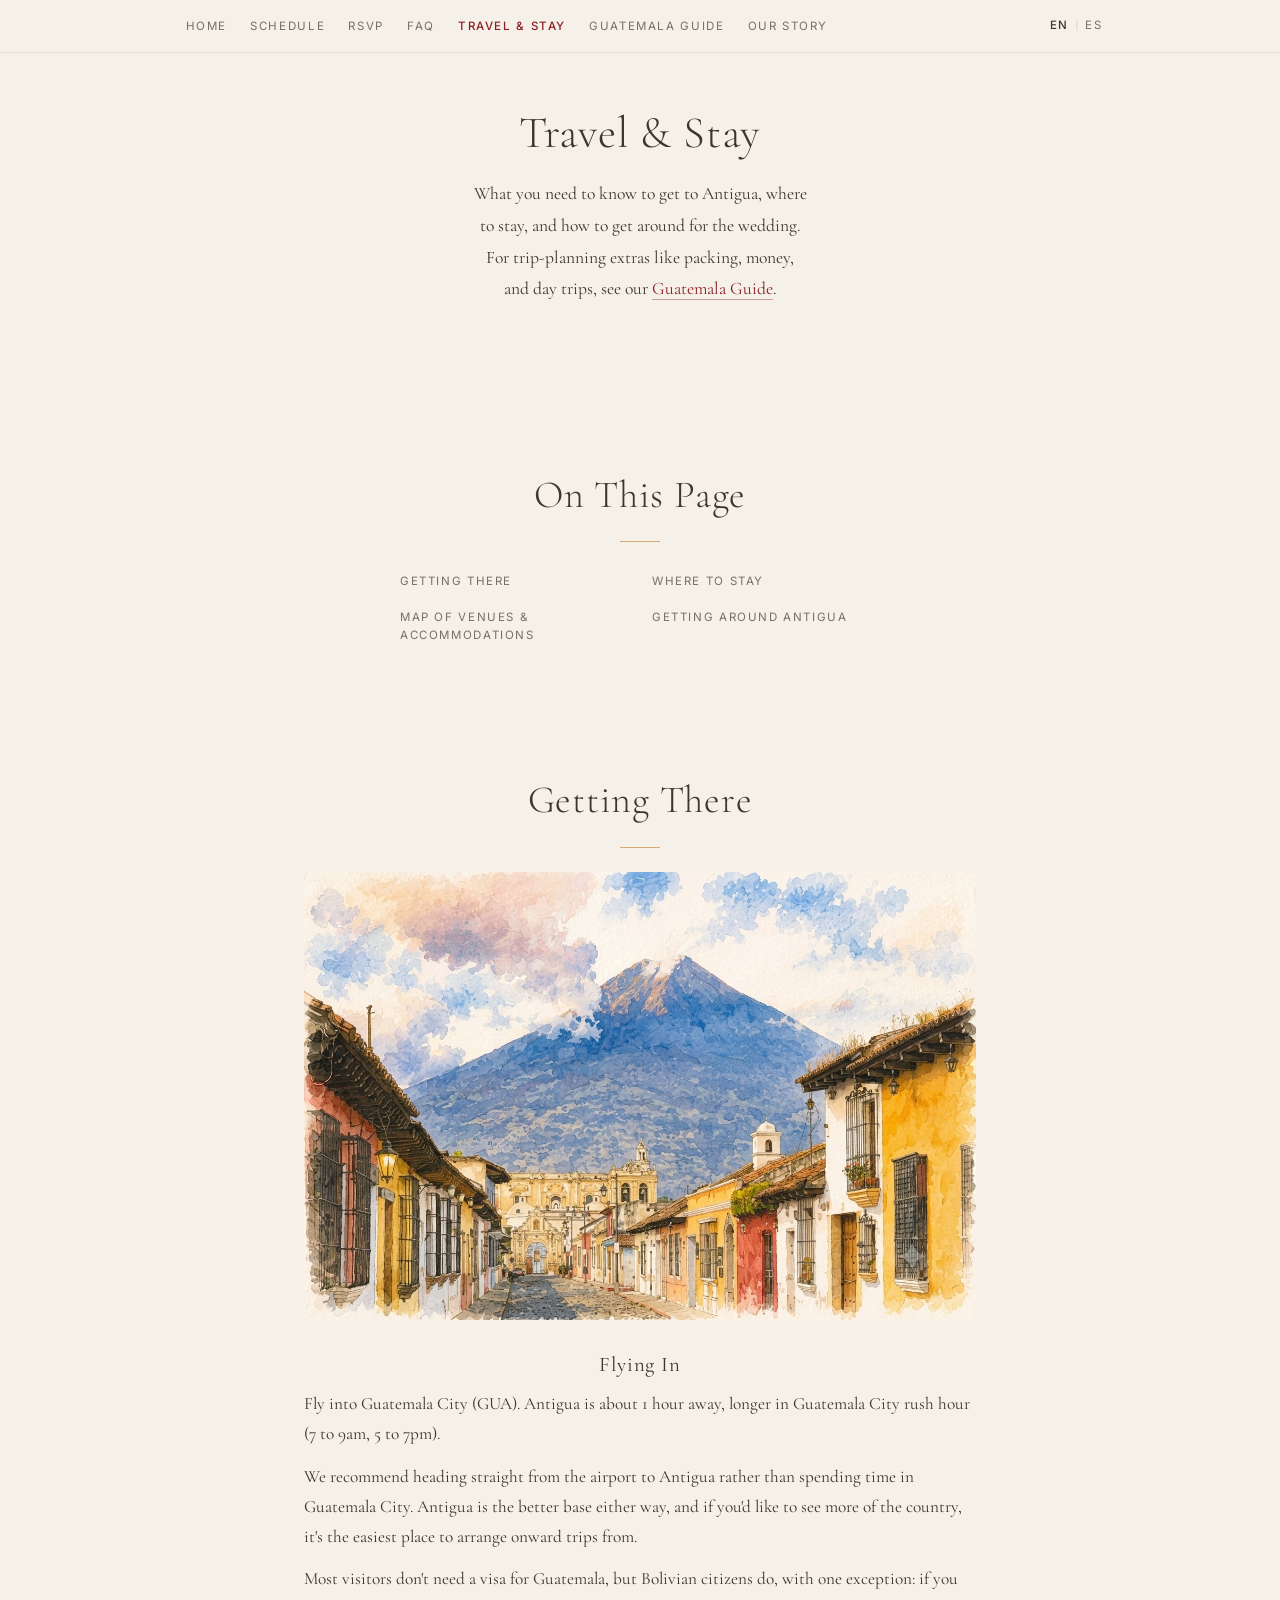
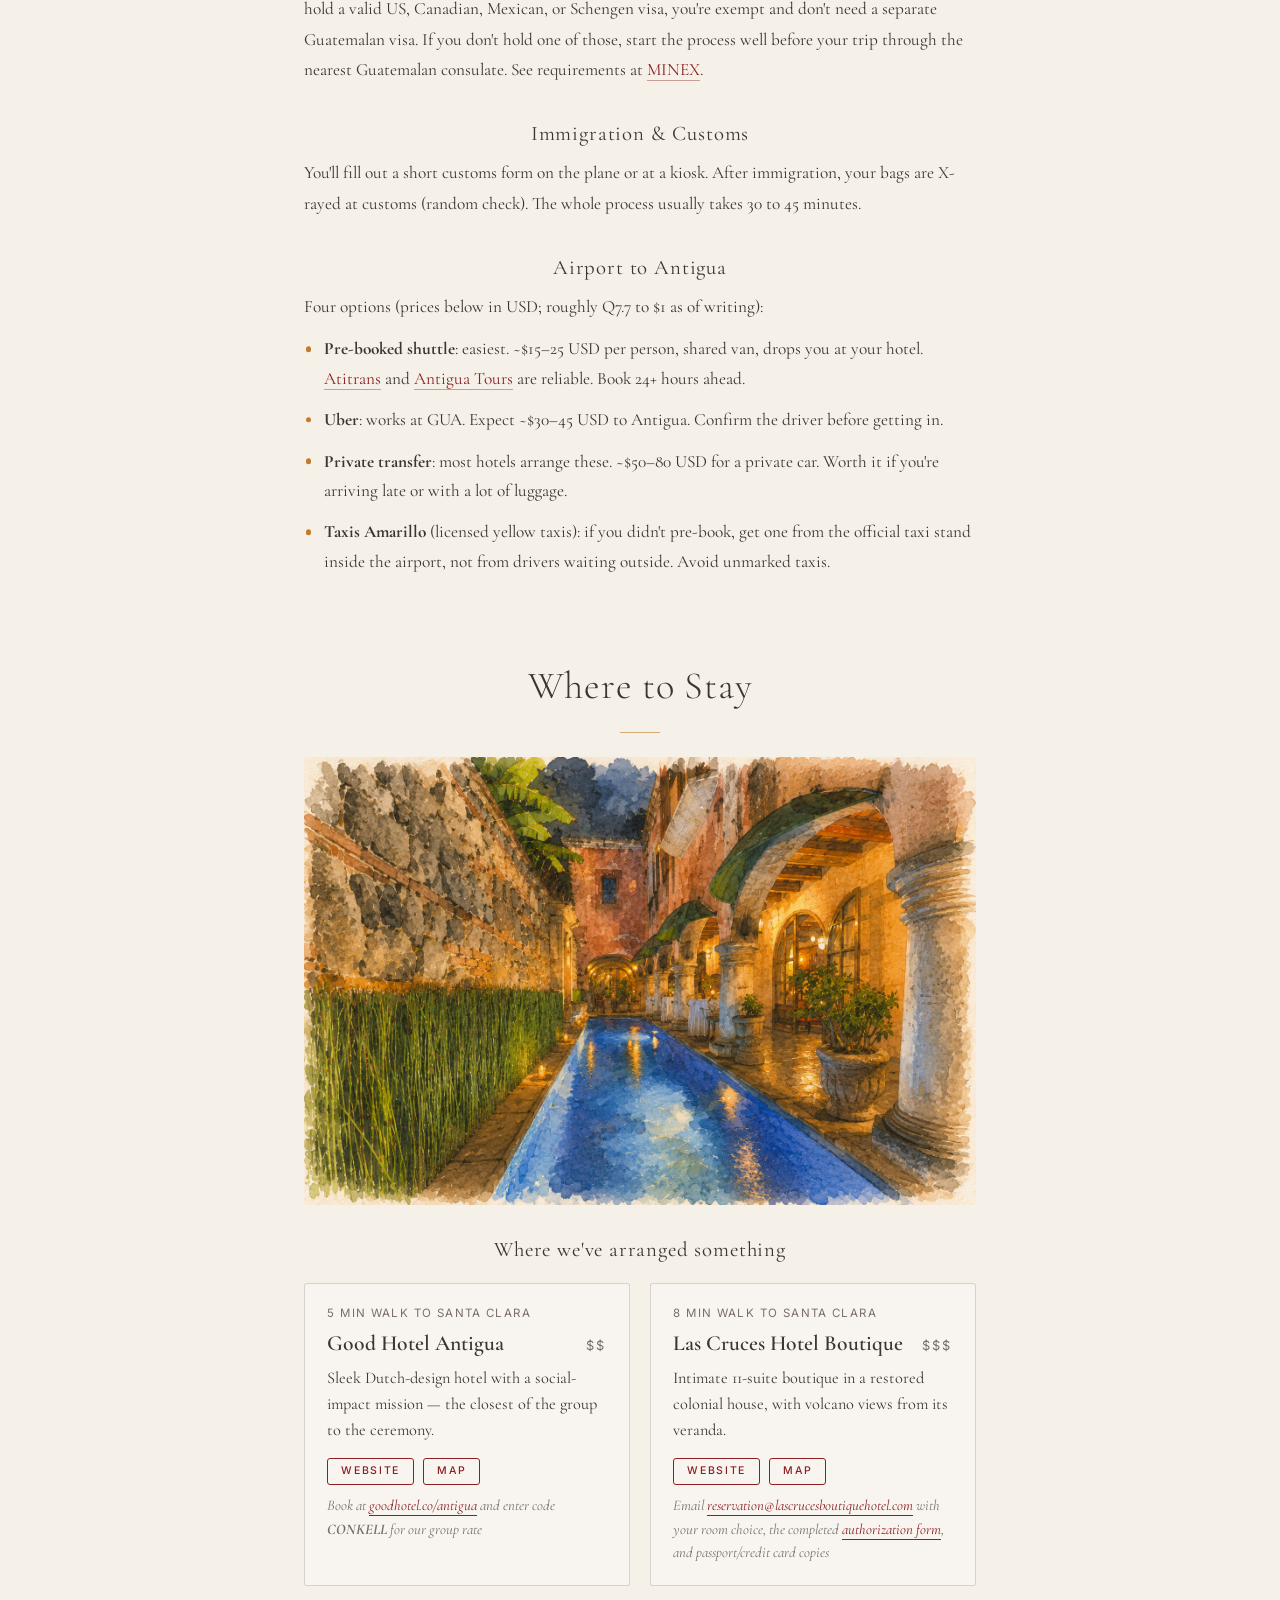
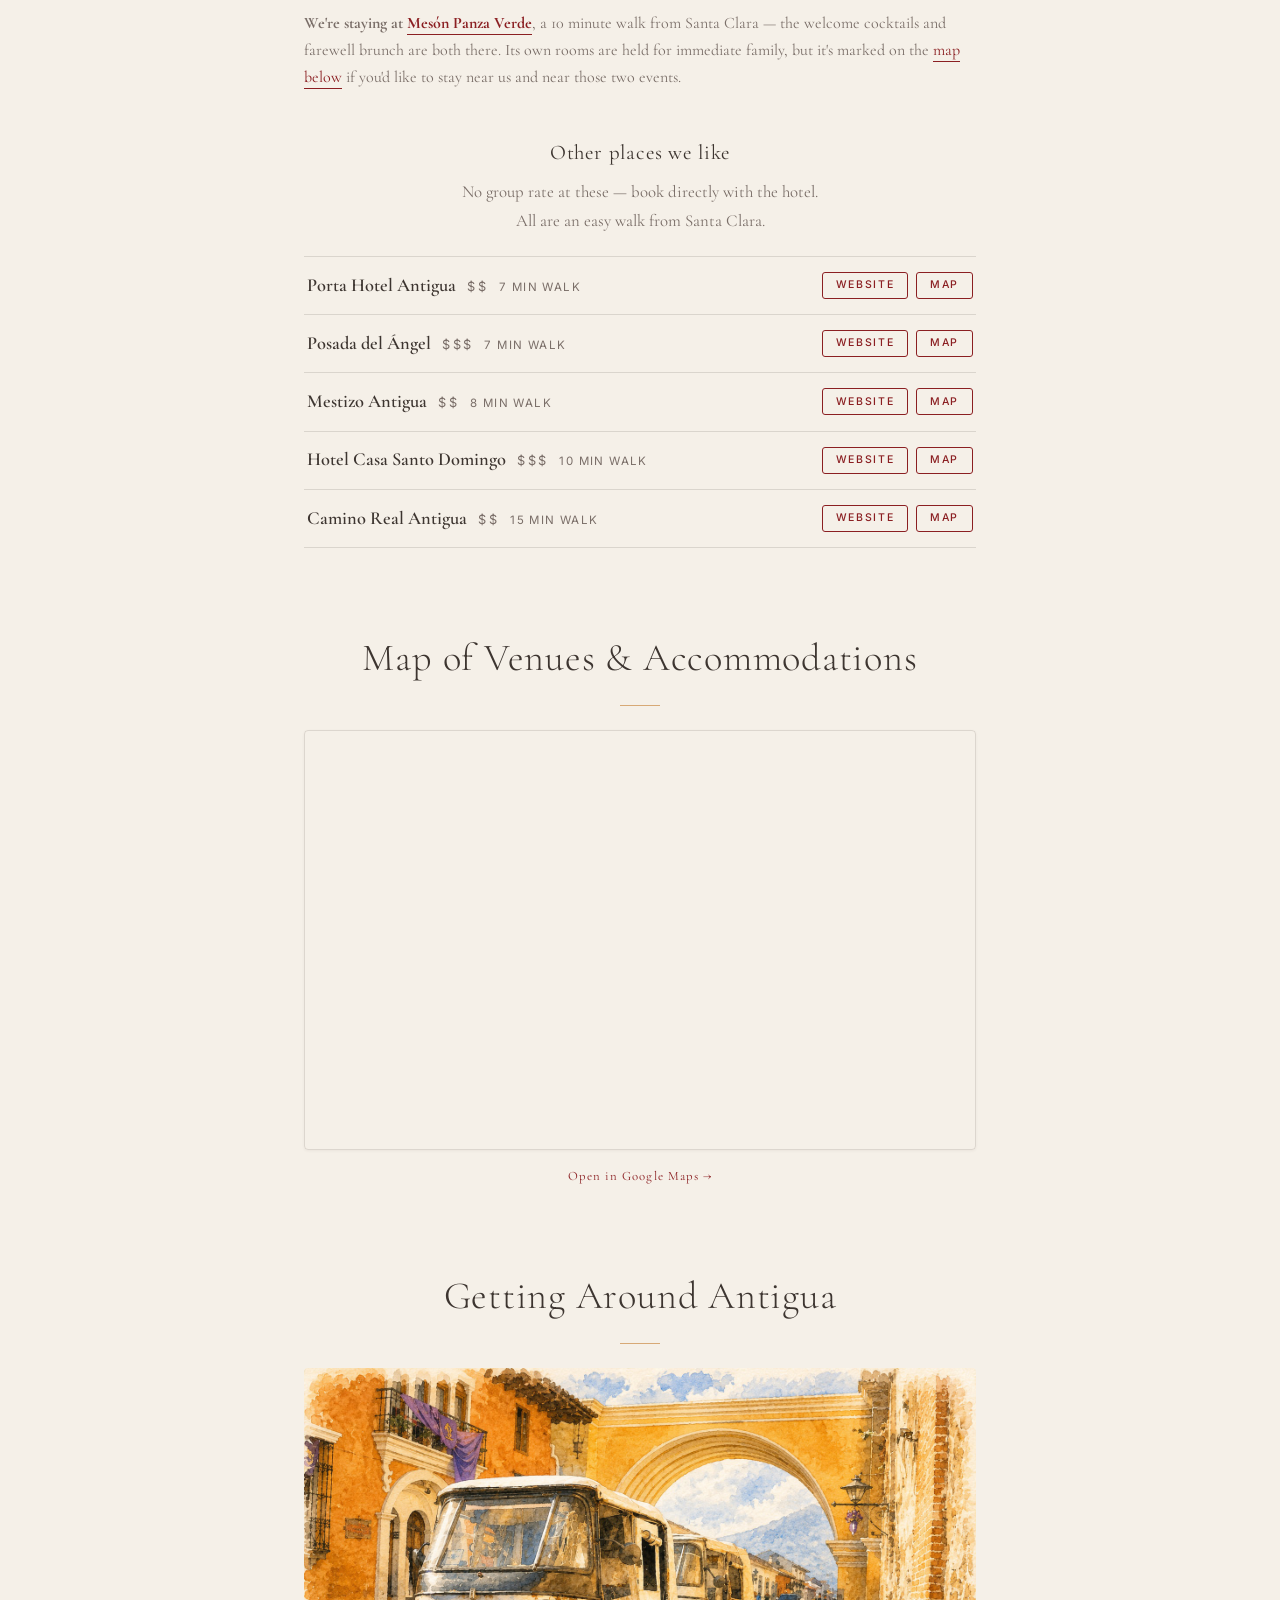
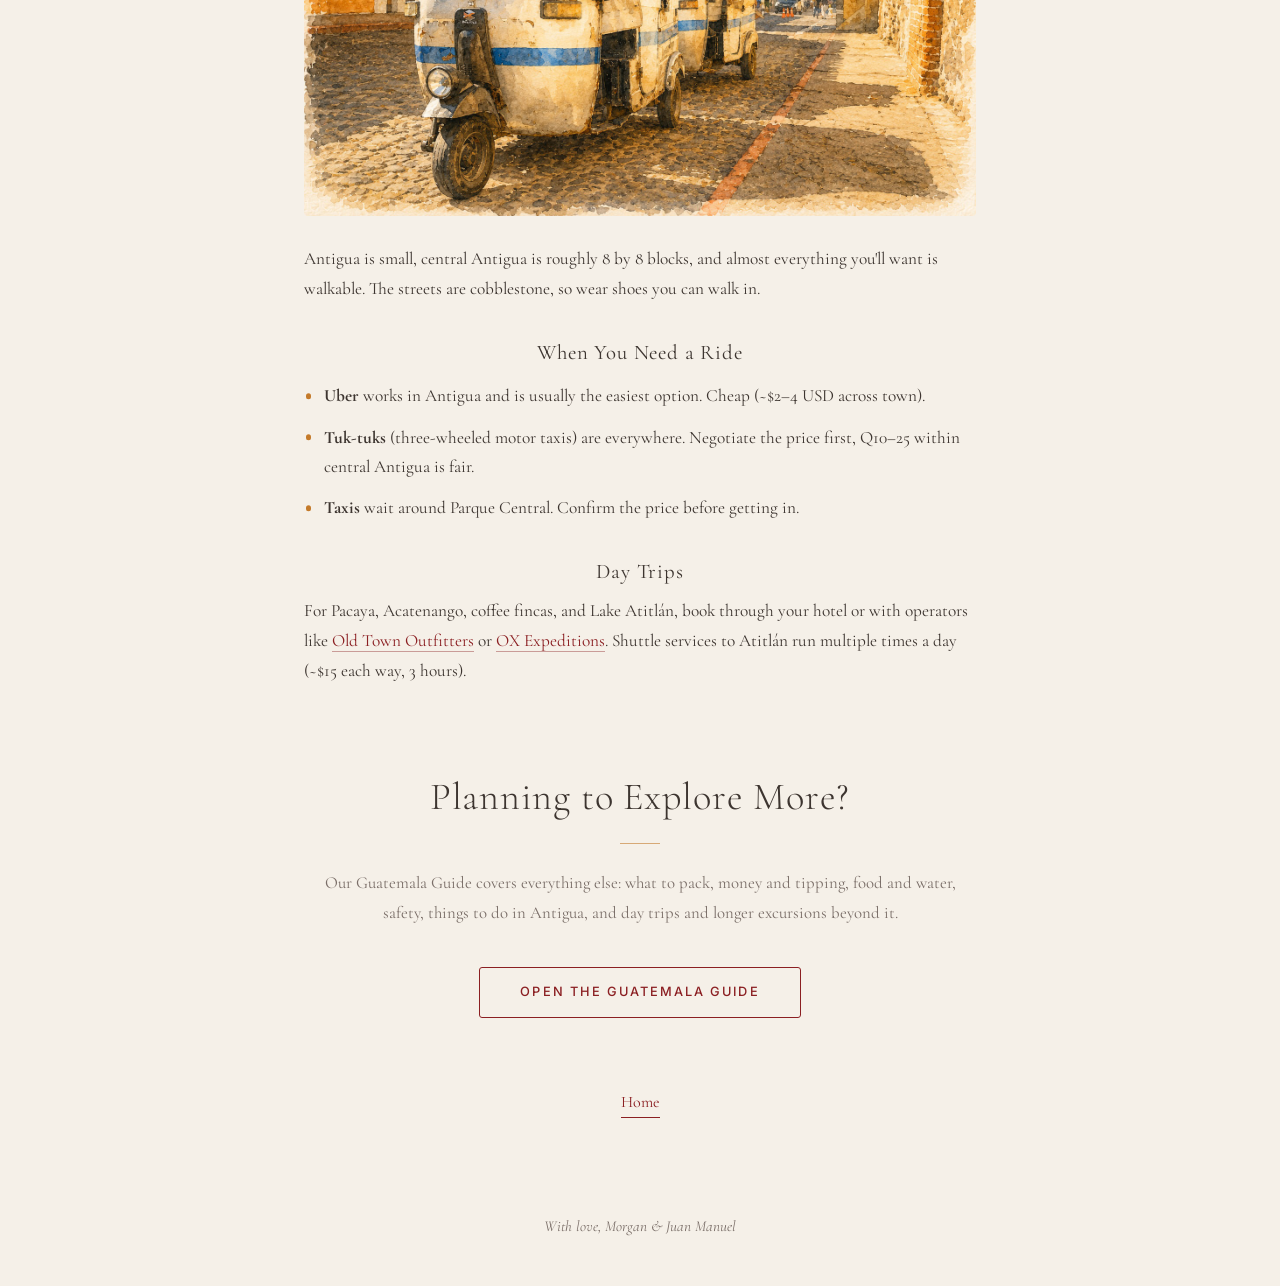
<file: antigua.html>
<!DOCTYPE html>
<html lang="en">
<head>
  <meta charset="UTF-8" />
  <meta name="viewport" content="width=device-width, initial-scale=1.0" />
  <title>Travel &amp; Stay, Morgan &amp; Juan Manuel</title>
  <meta name="description" content="Getting to Antigua, where to stay, and getting around for Morgan &amp; Juan Manuel's wedding." />
  <meta name="robots" content="noindex, nofollow" />

  <!-- Open Graph / link previews (iMessage, WhatsApp, Slack, Facebook) -->
  <meta property="og:type" content="article" />
  <meta property="og:site_name" content="Morgan &amp; Juan Manuel" />
  <meta property="og:title" content="Travel &amp; Stay" />
  <meta property="og:description" content="Everything you need to get to Antigua, where to stay, and how to get around for the wedding." />
  <meta property="og:url" content="https://amorenruinas.com/antigua.html" />
  <meta property="og:image" content="https://amorenruinas.com/imgs/ProposalHydra0062.jpg" />
  <meta property="og:image:width" content="1024" />
  <meta property="og:image:height" content="1024" />
  <meta property="og:image:alt" content="Morgan and Juan Manuel" />
  <meta name="twitter:card" content="summary_large_image" />
  <meta name="twitter:title" content="Travel &amp; Stay" />
  <meta name="twitter:description" content="Everything you need to get to Antigua, where to stay, and how to get around for the wedding." />
  <meta name="twitter:image" content="https://amorenruinas.com/imgs/ProposalHydra0062.jpg" />
  <link rel="preconnect" href="https://fonts.googleapis.com" />
  <link rel="preconnect" href="https://fonts.gstatic.com" crossorigin />
  <link href="https://fonts.googleapis.com/css2?family=Cormorant+Garamond:ital,wght@0,300;0,400;0,500;1,300;1,400&family=Inter:wght@300;400;500&display=swap" rel="stylesheet" />
  <link rel="icon" type="image/svg+xml" href="favicon.svg" />
  <link rel="stylesheet" href="style.css" />
</head>
<body>
  <header class="site-header">
    <nav class="site-nav" aria-label="Section navigation">
      <ul class="site-nav-list">
        <li><a href="index.html#home" data-en="Home" data-es="Inicio">Home</a></li>
        <li><a href="index.html#schedule" data-en="Schedule" data-es="Programa">Schedule</a></li>
        <li><a href="index.html#rsvp" data-en="RSVP" data-es="Confirmar">RSVP</a></li>
        <li><a href="index.html#faq" data-en="FAQ" data-es="Preguntas">FAQ</a></li>
        <li><a href="antigua.html" data-en="Travel &amp; Stay" data-es="Viaje y Hospedaje" aria-current="page">Travel &amp; Stay</a></li>
        <li><a href="guatemala-guide.html" data-en="Guatemala Guide" data-es="Guía de Guatemala">Guatemala Guide</a></li>
        <li><a href="our-love-story.html" data-en="Our Story" data-es="Nuestra Historia">Our Story</a></li>
      </ul>
      <div class="lang-toggle" role="group" aria-label="Language selection">
        <button
          class="lang-btn active"
          id="btn-en"
          lang="en"
          aria-pressed="true"
          onclick="setLang('en', true)"
        >EN</button>
        <span class="lang-divider" aria-hidden="true">|</span>
        <button
          class="lang-btn"
          id="btn-es"
          lang="es"
          aria-pressed="false"
          onclick="setLang('es', true)"
        >ES</button>
      </div>
    </nav>
  </header>

  <main class="main">

    <!-- ─── Page Hero ──────────────────────────────────────────── -->
    <section class="section section-hero" aria-labelledby="guide-heading">
      <h1 id="guide-heading" class="names guide-title"
          data-en="Travel &amp; Stay"
          data-es="Viaje y Hospedaje">Travel &amp; Stay</h1>
      <p class="story-text"
        data-en="What you need to know to get to Antigua, where to stay, and how to get around for the wedding. For trip-planning extras like packing, money, and day trips, see our <a href='guatemala-guide.html'>Guatemala Guide</a>."
        data-es="Lo que necesitas saber para llegar a Antigua, dónde hospedarte y cómo moverte para la boda. Para extras de planificación como qué empacar, dinero y excursiones, visita nuestra <a href='guatemala-guide.html'>Guía de Guatemala</a>.">
        What you need to know to get to Antigua, where to stay, and how to get around for the wedding. For trip-planning extras like packing, money, and day trips, see our <a href="guatemala-guide.html">Guatemala Guide</a>.
      </p>
    </section>

    <!-- ─── Table of Contents ─────────────────────────────────── -->
    <section class="section section-wide" aria-labelledby="toc-heading">
      <h2 id="toc-heading" class="section-heading" data-en="On This Page" data-es="En esta página">On This Page</h2>
      <ul class="toc-list">
        <li><a href="#getting-there"  data-en="Getting There"          data-es="Cómo llegar">Getting There</a></li>
        <li><a href="#where-to-stay"  data-en="Where to Stay"          data-es="Dónde hospedarse">Where to Stay</a></li>
        <li><a href="#venue-map"      data-en="Map of Venues &amp; Accommodations" data-es="Mapa de lugares y hospedaje">Map of Venues &amp; Accommodations</a></li>
        <li><a href="#getting-around" data-en="Getting Around Antigua" data-es="Cómo moverse en Antigua">Getting Around Antigua</a></li>
      </ul>
    </section>

    <!-- ─── Getting There ─────────────────────────────────────── -->
    <section id="getting-there" class="section section-wide guide-section">
      <h2 class="section-heading" data-en="Getting There" data-es="Cómo llegar">Getting There</h2>

      <figure class="section-banner">
        <img src="imgs/antigua.jpg" alt="A street in La Antigua, Guatemala" loading="lazy" />
      </figure>

      <div class="guide-block">
        <h3 class="subhead" data-en="Flying In" data-es="Llegando en avión">Flying In</h3>
        <p data-en="Fly into Guatemala City (GUA). Antigua is about 1 hour away, longer in Guatemala City rush hour (7 to 9am, 5 to 7pm)."
           data-es="Vuela a la Ciudad de Guatemala (GUA). Antigua está a aproximadamente 1 hora de ahí, más en hora pico de Ciudad de Guatemala (7 a 9 a.m. y 5 a 7 p.m.).">
          Fly into Guatemala City (GUA). Antigua is about 1 hour away, longer in Guatemala City rush hour (7 to 9am, 5 to 7pm).
        </p>
        <p data-en="We recommend heading straight from the airport to Antigua rather than spending time in Guatemala City. Antigua is the better base either way, and if you'd like to see more of the country, it's the easiest place to arrange onward trips from."
           data-es="Te recomendamos ir directo del aeropuerto a Antigua en lugar de pasar tiempo en la Ciudad de Guatemala. Antigua es la mejor base de todos modos, y si quieres conocer más del país, es el lugar más fácil desde donde organizar excursiones.">
          We recommend heading straight from the airport to Antigua rather than spending time in Guatemala City. Antigua is the better base either way, and if you'd like to see more of the country, it's the easiest place to arrange onward trips from.
        </p>
        <p data-en="Most visitors don't need a visa for Guatemala, but Bolivian citizens do, with one exception: if you hold a valid US, Canadian, Mexican, or Schengen visa, you're exempt and don't need a separate Guatemalan visa. If you don't hold one of those, start the process well before your trip through the nearest Guatemalan consulate. See requirements at <a href='https://www.minex.gob.gt/din/26-visas-para-extranjeros' target='_blank' rel='noopener'>MINEX</a>."
           data-es="La mayoría de visitantes no necesita visa para Guatemala, pero los ciudadanos bolivianos sí, con una excepción: si tienes una visa vigente de Estados Unidos, Canadá, México o del espacio Schengen, estás exento y no necesitas visa guatemalteca aparte. Si no tienes ninguna de esas, inicia el trámite con buena anticipación en el consulado de Guatemala más cercano. Consulta los requisitos en <a href='https://www.minex.gob.gt/din/26-visas-para-extranjeros' target='_blank' rel='noopener'>MINEX</a>.">
          Most visitors don't need a visa for Guatemala, but Bolivian citizens do, with one exception: if you hold a valid US, Canadian, Mexican, or Schengen visa, you're exempt and don't need a separate Guatemalan visa. If you don't hold one of those, start the process well before your trip through the nearest Guatemalan consulate. See requirements at <a href="https://www.minex.gob.gt/din/26-visas-para-extranjeros" target="_blank" rel="noopener">MINEX</a>.
        </p>
      </div>

      <div class="guide-block">
        <h3 class="subhead" data-en="Immigration &amp; Customs" data-es="Migración y aduana">Immigration &amp; Customs</h3>
        <p data-en="You'll fill out a short customs form on the plane or at a kiosk. After immigration, your bags are X-rayed at customs (random check). The whole process usually takes 30 to 45 minutes."
           data-es="Llenarás un breve formulario de aduana en el avión o en un quiosco. Después de migración, tus maletas pasan por rayos X en aduana (revisión aleatoria). El proceso suele tomar de 30 a 45 minutos.">
          You'll fill out a short customs form on the plane or at a kiosk. After immigration, your bags are X-rayed at customs (random check). The whole process usually takes 30 to 45 minutes.
        </p>
      </div>

      <div class="guide-block">
        <h3 class="subhead" data-en="Airport to Antigua" data-es="Del aeropuerto a Antigua">Airport to Antigua</h3>
        <p data-en="Four options (prices below in USD; roughly Q7.7 to $1 as of writing):"
           data-es="Cuatro opciones (precios a continuación en USD; aproximadamente Q7.7 por $1 al momento de redactar):">
          Four options (prices below in USD; roughly Q7.7 to $1 as of writing):
        </p>
        <ul class="guide-list">
          <li data-en="<strong>Pre-booked shuttle</strong>: easiest. ~$15–25 USD per person, shared van, drops you at your hotel. <a href='https://www.atitrans.net' target='_blank' rel='noopener'>Atitrans</a> and <a href='https://antiguatours.net/shuttles/' target='_blank' rel='noopener'>Antigua Tours</a> are reliable. Book 24+ hours ahead."
              data-es="<strong>Shuttle reservado</strong>: la opción más fácil. ~$15–25 USD por persona, van compartido, te deja en tu hotel. <a href='https://www.atitrans.net' target='_blank' rel='noopener'>Atitrans</a> y <a href='https://antiguatours.net/shuttles/' target='_blank' rel='noopener'>Antigua Tours</a> son confiables. Reserva con 24+ horas de anticipación.">
            <strong>Pre-booked shuttle</strong>: easiest. ~$15–25 USD per person, shared van, drops you at your hotel. <a href="https://www.atitrans.net" target="_blank" rel="noopener">Atitrans</a> and <a href="https://antiguatours.net/shuttles/" target="_blank" rel="noopener">Antigua Tours</a> are reliable. Book 24+ hours ahead.
          </li>
          <li data-en="<strong>Uber</strong>: works at GUA. Expect ~$30–45 USD to Antigua. Confirm the driver before getting in."
              data-es="<strong>Uber</strong>: funciona en GUA. Cuenta con ~$30–45 USD a Antigua. Confirma el conductor antes de subir.">
            <strong>Uber</strong>: works at GUA. Expect ~$30–45 USD to Antigua. Confirm the driver before getting in.
          </li>
          <li data-en="<strong>Private transfer</strong>: most hotels arrange these. ~$50–80 USD for a private car. Worth it if you're arriving late or with a lot of luggage."
              data-es="<strong>Transfer privado</strong>: la mayoría de hoteles los coordinan. ~$50–80 USD por auto privado. Vale la pena si llegas tarde o con mucho equipaje.">
            <strong>Private transfer</strong>: most hotels arrange these. ~$50–80 USD for a private car. Worth it if you're arriving late or with a lot of luggage.
          </li>
          <li data-en="<strong>Taxis Amarillo</strong> (licensed yellow taxis): if you didn't pre-book, get one from the official taxi stand inside the airport, not from drivers waiting outside. Avoid unmarked taxis."
              data-es="<strong>Taxis Amarillo</strong> (taxis amarillos autorizados): si no reservaste con anticipación, tómalos desde la parada oficial dentro del aeropuerto, no de conductores que esperan afuera. Evita los taxis no autorizados.">
            <strong>Taxis Amarillo</strong> (licensed yellow taxis): if you didn't pre-book, get one from the official taxi stand inside the airport, not from drivers waiting outside. Avoid unmarked taxis.
          </li>
        </ul>
      </div>
    </section>

    <!-- ─── Where to Stay ─────────────────────────────────────── -->
    <section id="where-to-stay" class="section section-wide guide-section">
      <h2 class="section-heading" data-en="Where to Stay" data-es="Dónde hospedarse">Where to Stay</h2>

      <figure class="section-banner">
        <img src="imgs/hotel.jpg" alt="A colonial hotel courtyard in La Antigua, Guatemala" loading="lazy" />
      </figure>

      <h3 class="subhead" data-en="Where we've arranged something" data-es="Donde hicimos arreglos">Where we've arranged something</h3>

      <ul class="hotel-list">
        <li class="hotel-card">
          <p class="hotel-distance" data-en="5 min walk to Santa Clara" data-es="5 min a pie de Santa Clara">5 min walk to Santa Clara</p>
          <div class="hotel-top">
            <h4 class="hotel-name">Good Hotel Antigua</h4>
            <span class="hotel-price" aria-label="price level">$$</span>
          </div>
          <p class="hotel-desc"
             data-en="Sleek Dutch-design hotel with a social-impact mission — the closest of the group to the ceremony."
             data-es="Hotel de diseño holandés con una misión social; el más cercano del grupo a la ceremonia.">
            Sleek Dutch-design hotel with a social-impact mission — the closest of the group to the ceremony.
          </p>
          <div class="hotel-actions">
            <a class="hotel-link" href="https://goodhotel.co/antigua" target="_blank" rel="noopener" data-en="Website" data-es="Sitio web">Website</a>
            <a class="hotel-link" href="https://www.google.com/maps/search/?api=1&amp;query=Good+Hotel+Antigua+Guatemala" target="_blank" rel="noopener" data-en="Map" data-es="Mapa">Map</a>
            <span class="hotel-booking"
                  data-en="Book at <a href='https://goodhotel.co/antigua' class='inline-link' target='_blank' rel='noopener'>goodhotel.co/antigua</a> and enter code <strong>CONKELL</strong> for our group rate"
                  data-es="Reserva en <a href='https://goodhotel.co/antigua' class='inline-link' target='_blank' rel='noopener'>goodhotel.co/antigua</a> e ingresa el código <strong>CONKELL</strong> para nuestra tarifa de grupo">Book at <a href="https://goodhotel.co/antigua" class="inline-link" target="_blank" rel="noopener">goodhotel.co/antigua</a> and enter code <strong>CONKELL</strong> for our group rate</span>
          </div>
        </li>

        <li class="hotel-card">
          <p class="hotel-distance" data-en="8 min walk to Santa Clara" data-es="8 min a pie de Santa Clara">8 min walk to Santa Clara</p>
          <div class="hotel-top">
            <h4 class="hotel-name">Las Cruces Hotel Boutique</h4>
            <span class="hotel-price" aria-label="price level">$$$</span>
          </div>
          <p class="hotel-desc"
             data-en="Intimate 11-suite boutique in a restored colonial house, with volcano views from its veranda."
             data-es="Íntimo hotel boutique de 11 suites en una casa colonial restaurada, con vistas a los volcanes desde su terraza.">
            Intimate 11-suite boutique in a restored colonial house, with volcano views from its veranda.
          </p>
          <div class="hotel-actions">
            <a class="hotel-link" href="https://www.lascrucesboutiquehotel.com/" target="_blank" rel="noopener" data-en="Website" data-es="Sitio web">Website</a>
            <a class="hotel-link" href="https://www.google.com/maps/search/?api=1&amp;query=Las+Cruces+Boutique+Hotel+Antigua+Guatemala" target="_blank" rel="noopener" data-en="Map" data-es="Mapa">Map</a>
            <span class="hotel-booking"
                  data-en="Email <a href='mailto:reservation@lascrucesboutiquehotel.com' class='inline-link'>reservation@lascrucesboutiquehotel.com</a> with your room choice, the completed <a href='forms/las-cruces-payment-authorization-en.pdf' class='inline-link' target='_blank' rel='noopener'>authorization form</a>, and passport/credit card copies"
                  data-es="Escribe a <a href='mailto:reservation@lascrucesboutiquehotel.com' class='inline-link'>reservation@lascrucesboutiquehotel.com</a> con tu habitación elegida, el <a href='forms/las-cruces-payment-authorization-es.pdf' class='inline-link' target='_blank' rel='noopener'>formulario de autorización</a> completado y copias de pasaporte y tarjeta">Email <a href="mailto:reservation@lascrucesboutiquehotel.com" class="inline-link">reservation@lascrucesboutiquehotel.com</a> with your room choice, the completed <a href="forms/las-cruces-payment-authorization-en.pdf" class="inline-link" target="_blank" rel="noopener">authorization form</a>, and passport/credit card copies</span>
          </div>
        </li>

      </ul>

      <p class="hotel-aside"
         data-en="<strong>We're staying at <a href='https://www.panzaverde.com/' class='inline-link' target='_blank' rel='noopener'>Mesón Panza Verde</a></strong>, a 10 minute walk from Santa Clara — the welcome cocktails and farewell brunch are both there. Its own rooms are held for immediate family, but it's marked on the <a href='#venue-map' class='inline-link'>map below</a> if you'd like to stay near us and near those two events."
         data-es="<strong>Nosotros nos hospedaremos en <a href='https://www.panzaverde.com/' class='inline-link' target='_blank' rel='noopener'>Mesón Panza Verde</a></strong>, a 10 minutos a pie de Santa Clara; ahí serán el cóctel de bienvenida y el brunch de despedida. Sus habitaciones están reservadas para la familia inmediata, pero está marcado en el <a href='#venue-map' class='inline-link'>mapa de abajo</a> por si quieres hospedarte cerca de nosotros y de esos dos eventos.">
        <strong>We're staying at <a href="https://www.panzaverde.com/" class="inline-link" target="_blank" rel="noopener">Mesón Panza Verde</a></strong>, a 10 minute walk from Santa Clara — the welcome cocktails and farewell brunch are both there. Its own rooms are held for immediate family, but it's marked on the <a href="#venue-map" class="inline-link">map below</a> if you'd like to stay near us and near those two events.
      </p>

      <h3 class="subhead hotel-group-heading" data-en="Other places we like" data-es="Otros lugares que nos gustan">Other places we like</h3>
      <p class="section-intro hotel-group-intro"
         data-en="No group rate at these — book directly with the hotel. All are an easy walk from Santa Clara."
         data-es="En estos no hay tarifa de grupo; reserva directamente con el hotel. Todos quedan a poca distancia a pie de Santa Clara.">
        No group rate at these — book directly with the hotel. All are an easy walk from Santa Clara.
      </p>

      <ul class="hotel-brief-list">
        <li class="hotel-brief">
          <div class="hotel-brief-main">
            <h4 class="hotel-brief-name">Porta Hotel Antigua</h4>
            <span class="hotel-price" aria-label="price level">$$</span>
            <span class="hotel-distance" data-en="7 min walk" data-es="7 min a pie">7 min walk</span>
          </div>
          <div class="hotel-brief-actions">
            <a class="hotel-link" href="https://www.portahotelantigua.com/" target="_blank" rel="noopener" data-en="Website" data-es="Sitio web">Website</a>
            <a class="hotel-link" href="https://www.google.com/maps/search/?api=1&amp;query=Porta+Hotel+Antigua+Guatemala" target="_blank" rel="noopener" data-en="Map" data-es="Mapa">Map</a>
          </div>
        </li>

        <li class="hotel-brief">
          <div class="hotel-brief-main">
            <h4 class="hotel-brief-name">Posada del Ángel</h4>
            <span class="hotel-price" aria-label="price level">$$$</span>
            <span class="hotel-distance" data-en="7 min walk" data-es="7 min a pie">7 min walk</span>
          </div>
          <div class="hotel-brief-actions">
            <a class="hotel-link" href="https://posadadelangel.com/" target="_blank" rel="noopener" data-en="Website" data-es="Sitio web">Website</a>
            <a class="hotel-link" href="https://www.google.com/maps/search/?api=1&amp;query=Posada+del+Angel+Antigua+Guatemala" target="_blank" rel="noopener" data-en="Map" data-es="Mapa">Map</a>
          </div>
        </li>

        <li class="hotel-brief">
          <div class="hotel-brief-main">
            <h4 class="hotel-brief-name">Mestizo Antigua</h4>
            <span class="hotel-price" aria-label="price level">$$</span>
            <span class="hotel-distance" data-en="8 min walk" data-es="8 min a pie">8 min walk</span>
          </div>
          <div class="hotel-brief-actions">
            <a class="hotel-link" href="https://www.mestizoantigua.com/en" target="_blank" rel="noopener" data-en="Website" data-es="Sitio web">Website</a>
            <a class="hotel-link" href="https://www.google.com/maps/search/?api=1&amp;query=Mestizo+Antigua+hotel+6a+Avenida+Norte" target="_blank" rel="noopener" data-en="Map" data-es="Mapa">Map</a>
          </div>
        </li>

        <li class="hotel-brief">
          <div class="hotel-brief-main">
            <h4 class="hotel-brief-name">Hotel Casa Santo Domingo</h4>
            <span class="hotel-price" aria-label="price level">$$$</span>
            <span class="hotel-distance" data-en="10 min walk" data-es="10 min a pie">10 min walk</span>
          </div>
          <div class="hotel-brief-actions">
            <a class="hotel-link" href="https://www.casasantodomingo.com.gt/" target="_blank" rel="noopener" data-en="Website" data-es="Sitio web">Website</a>
            <a class="hotel-link" href="https://www.google.com/maps/search/?api=1&amp;query=Hotel+Casa+Santo+Domingo+Antigua+Guatemala" target="_blank" rel="noopener" data-en="Map" data-es="Mapa">Map</a>
          </div>
        </li>

        <li class="hotel-brief">
          <div class="hotel-brief-main">
            <h4 class="hotel-brief-name">Camino Real Antigua</h4>
            <span class="hotel-price" aria-label="price level">$$</span>
            <span class="hotel-distance" data-en="15 min walk" data-es="15 min a pie">15 min walk</span>
          </div>
          <div class="hotel-brief-actions">
            <a class="hotel-link" href="https://www.caminorealantigua.com.gt/" target="_blank" rel="noopener" data-en="Website" data-es="Sitio web">Website</a>
            <a class="hotel-link" href="https://www.google.com/maps/search/?api=1&amp;query=Camino+Real+Antigua+Guatemala+hotel" target="_blank" rel="noopener" data-en="Map" data-es="Mapa">Map</a>
          </div>
        </li>
      </ul>
    </section>

    <!-- ─── Map of Venues & Accommodations ────────────────────── -->
    <section id="venue-map" class="section section-wide guide-section">
      <h2 class="section-heading" data-en="Map of Venues &amp; Accommodations" data-es="Mapa de lugares y hospedaje">Map of Venues &amp; Accommodations</h2>
      <div class="travel-map">
        <div class="map-frame">
          <iframe
            title="Wedding venues in La Antigua, Guatemala"
            src="https://www.google.com/maps/d/embed?mid=1xHws1DPPrcKJfcwvmAoiB8Vm2jB6ypU&amp;ehbc=2E312F&amp;noprof=1"
            loading="lazy"
            referrerpolicy="no-referrer-when-downgrade"
            allowfullscreen
          ></iframe>
        </div>
        <p class="map-link">
          <a href="https://www.google.com/maps/d/viewer?mid=1xHws1DPPrcKJfcwvmAoiB8Vm2jB6ypU"
             target="_blank" rel="noopener"
             data-en="Open in Google Maps →"
             data-es="Abrir en Google Maps →">Open in Google Maps →</a>
        </p>
      </div>
    </section>

    <!-- ─── Getting Around Antigua ────────────────────────────── -->
    <section id="getting-around" class="section section-wide guide-section">
      <h2 class="section-heading" data-en="Getting Around Antigua" data-es="Cómo moverse en Antigua">Getting Around Antigua</h2>

      <figure class="section-banner">
        <img src="imgs/tuktuk.jpg" alt="A tuk-tuk on a cobblestone street in La Antigua, Guatemala" loading="lazy" />
      </figure>

      <div class="guide-block">
        <p data-en="Antigua is small, central Antigua is roughly 8 by 8 blocks, and almost everything you'll want is walkable. The streets are cobblestone, so wear shoes you can walk in."
           data-es="Antigua es pequeña, el centro mide aproximadamente 8 por 8 cuadras, y casi todo lo que querrás visitar está a distancia caminable. Las calles son empedradas, así que usa zapatos cómodos.">
          Antigua is small, central Antigua is roughly 8 by 8 blocks, and almost everything you'll want is walkable. The streets are cobblestone, so wear shoes you can walk in.
        </p>
      </div>

      <div class="guide-block">
        <h3 class="subhead" data-en="When You Need a Ride" data-es="Cuando necesites transporte">When You Need a Ride</h3>
        <ul class="guide-list">
          <li data-en="<strong>Uber</strong> works in Antigua and is usually the easiest option. Cheap (~$2–4 USD across town)."
              data-es="<strong>Uber</strong> funciona en Antigua y suele ser la opción más fácil. Económico (~$2–4 USD por la ciudad).">
            <strong>Uber</strong> works in Antigua and is usually the easiest option. Cheap (~$2–4 USD across town).
          </li>
          <li data-en="<strong>Tuk-tuks</strong> (three-wheeled motor taxis) are everywhere. Negotiate the price first, Q10–25 within central Antigua is fair."
              data-es="<strong>Tuk-tuks</strong> (mototaxis de tres ruedas) están por todas partes. Negocia el precio antes, Q10–25 dentro del centro es justo.">
            <strong>Tuk-tuks</strong> (three-wheeled motor taxis) are everywhere. Negotiate the price first, Q10–25 within central Antigua is fair.
          </li>
          <li data-en="<strong>Taxis</strong> wait around Parque Central. Confirm the price before getting in."
              data-es="<strong>Taxis</strong> esperan alrededor del Parque Central. Confirma el precio antes de subir.">
            <strong>Taxis</strong> wait around Parque Central. Confirm the price before getting in.
          </li>
        </ul>
      </div>

      <div class="guide-block">
        <h3 class="subhead" data-en="Day Trips" data-es="Excursiones de un día">Day Trips</h3>
        <p data-en="For Pacaya, Acatenango, coffee fincas, and Lake Atitlán, book through your hotel or with operators like <a href='https://adventureguatemala.com' target='_blank' rel='noopener'>Old Town Outfitters</a> or <a href='https://oxexpeditions.com' target='_blank' rel='noopener'>OX Expeditions</a>. Shuttle services to Atitlán run multiple times a day (~$15 each way, 3 hours)."
           data-es="Para Pacaya, Acatenango, fincas de café y el Lago de Atitlán, reserva por medio de tu hotel o con operadores como <a href='https://adventureguatemala.com' target='_blank' rel='noopener'>Old Town Outfitters</a> u <a href='https://oxexpeditions.com' target='_blank' rel='noopener'>OX Expeditions</a>. Hay shuttles a Atitlán varias veces al día (~$15 por trayecto, 3 horas).">
          For Pacaya, Acatenango, coffee fincas, and Lake Atitlán, book through your hotel or with operators like <a href="https://adventureguatemala.com" target="_blank" rel="noopener">Old Town Outfitters</a> or <a href="https://oxexpeditions.com" target="_blank" rel="noopener">OX Expeditions</a>. Shuttle services to Atitlán run multiple times a day (~$15 each way, 3 hours).
        </p>
      </div>
    </section>

    <!-- ─── Cross-link to Guatemala Guide ─────────────────────── -->
    <section class="section section-wide guide-section guide-cta">
      <h2 class="section-heading" data-en="Planning to Explore More?" data-es="¿Planeas explorar más?">Planning to Explore More?</h2>
      <p class="section-intro"
        data-en="Our Guatemala Guide covers everything else: what to pack, money and tipping, food and water, safety, things to do in Antigua, and day trips and longer excursions beyond it."
        data-es="Nuestra Guía de Guatemala cubre todo lo demás: qué empacar, dinero y propinas, comida y agua, seguridad, qué hacer en Antigua, y excursiones más allá de Antigua.">
        Our Guatemala Guide covers everything else: what to pack, money and tipping, food and water, safety, things to do in Antigua, and day trips and longer excursions beyond it.
      </p>
      <p>
        <a href="guatemala-guide.html" class="cta-btn cta-btn-outline"
           data-en="Open the Guatemala Guide" data-es="Abrir la Guía de Guatemala">Open the Guatemala Guide</a>
      </p>
    </section>

    <!-- ─── Back to Site ──────────────────────────────────────── -->
    <section class="section back-link-section">
      <a class="inline-link" href="index.html#home"
         data-en="Home" data-es="Inicio">Home</a>
    </section>

  </main>

  <footer class="site-footer">
    <p class="footer-text">
      <span data-en="With love, Morgan &amp; Juan Manuel" data-es="Con cariño, Morgan y Juan Manuel">With love, Morgan &amp; Juan Manuel</span>
    </p>
  </footer>

  <script src="script.js"></script>
</body>
</html>
</file>
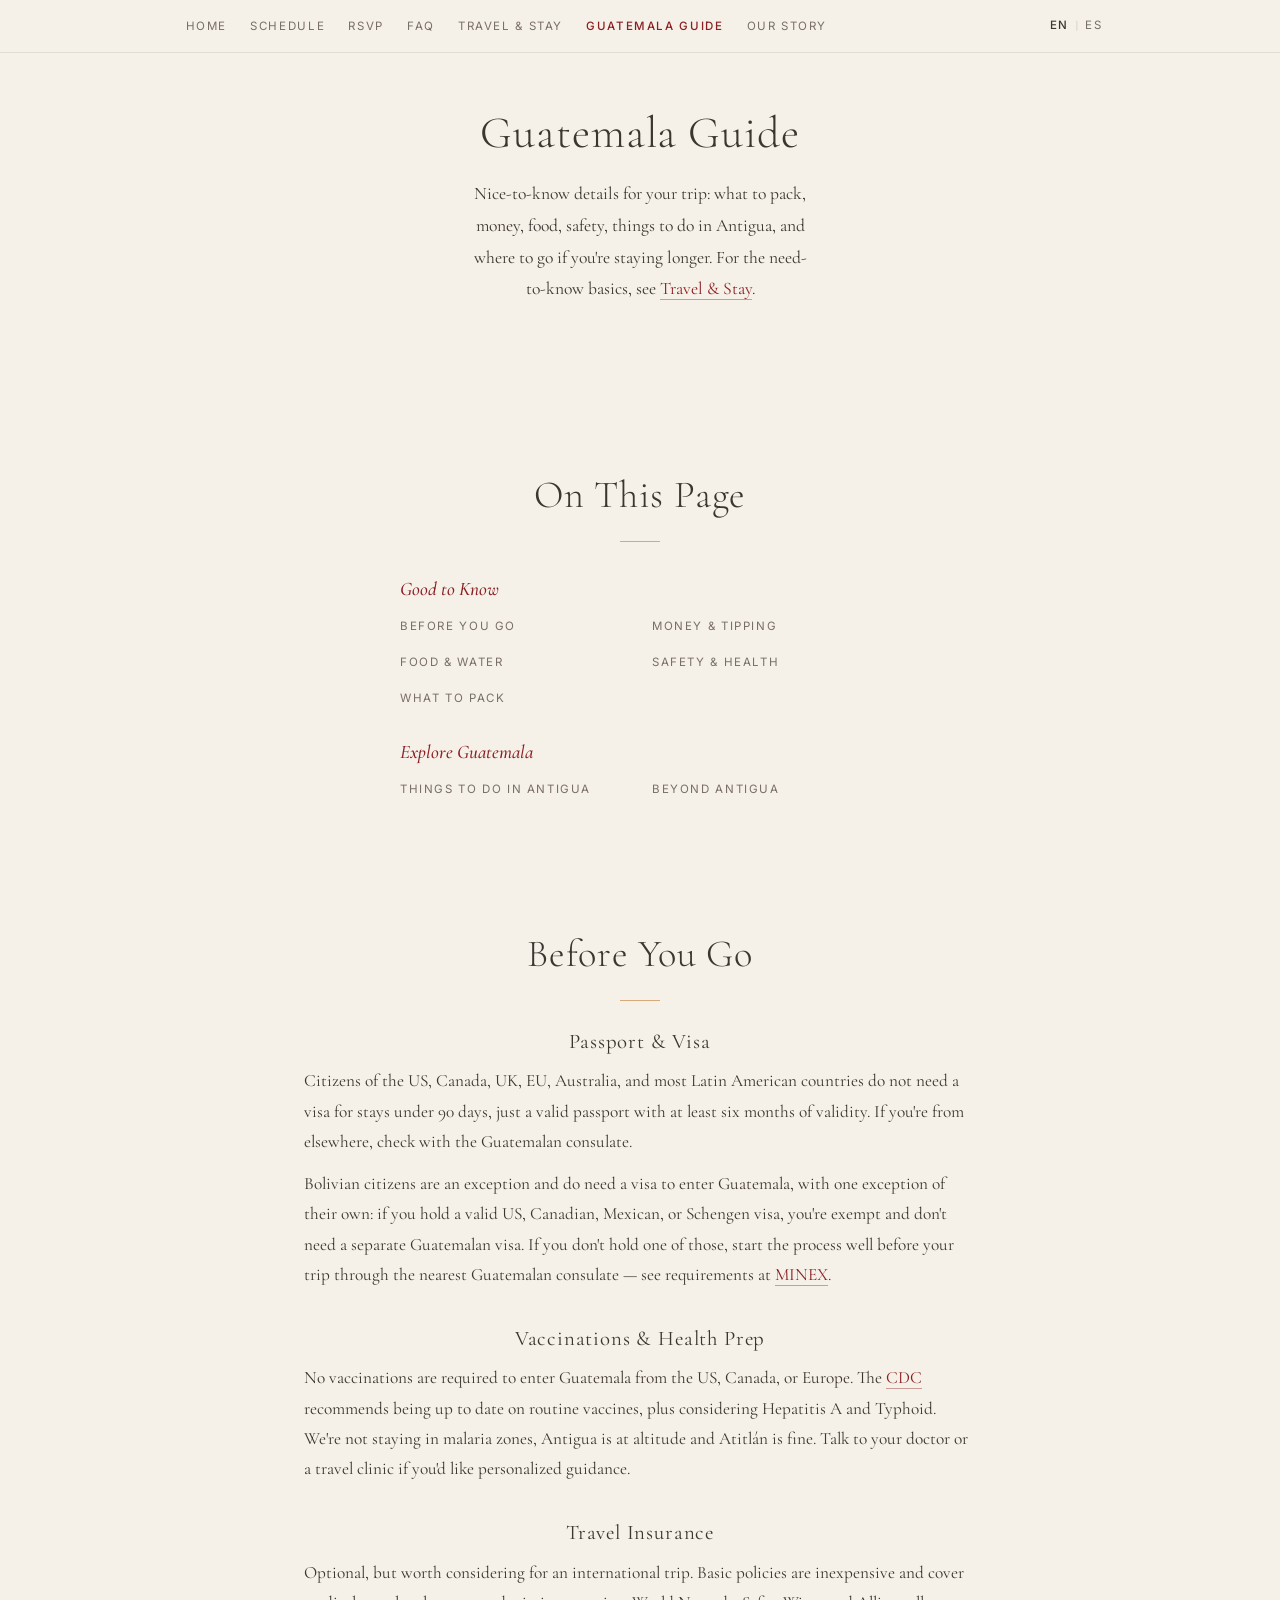
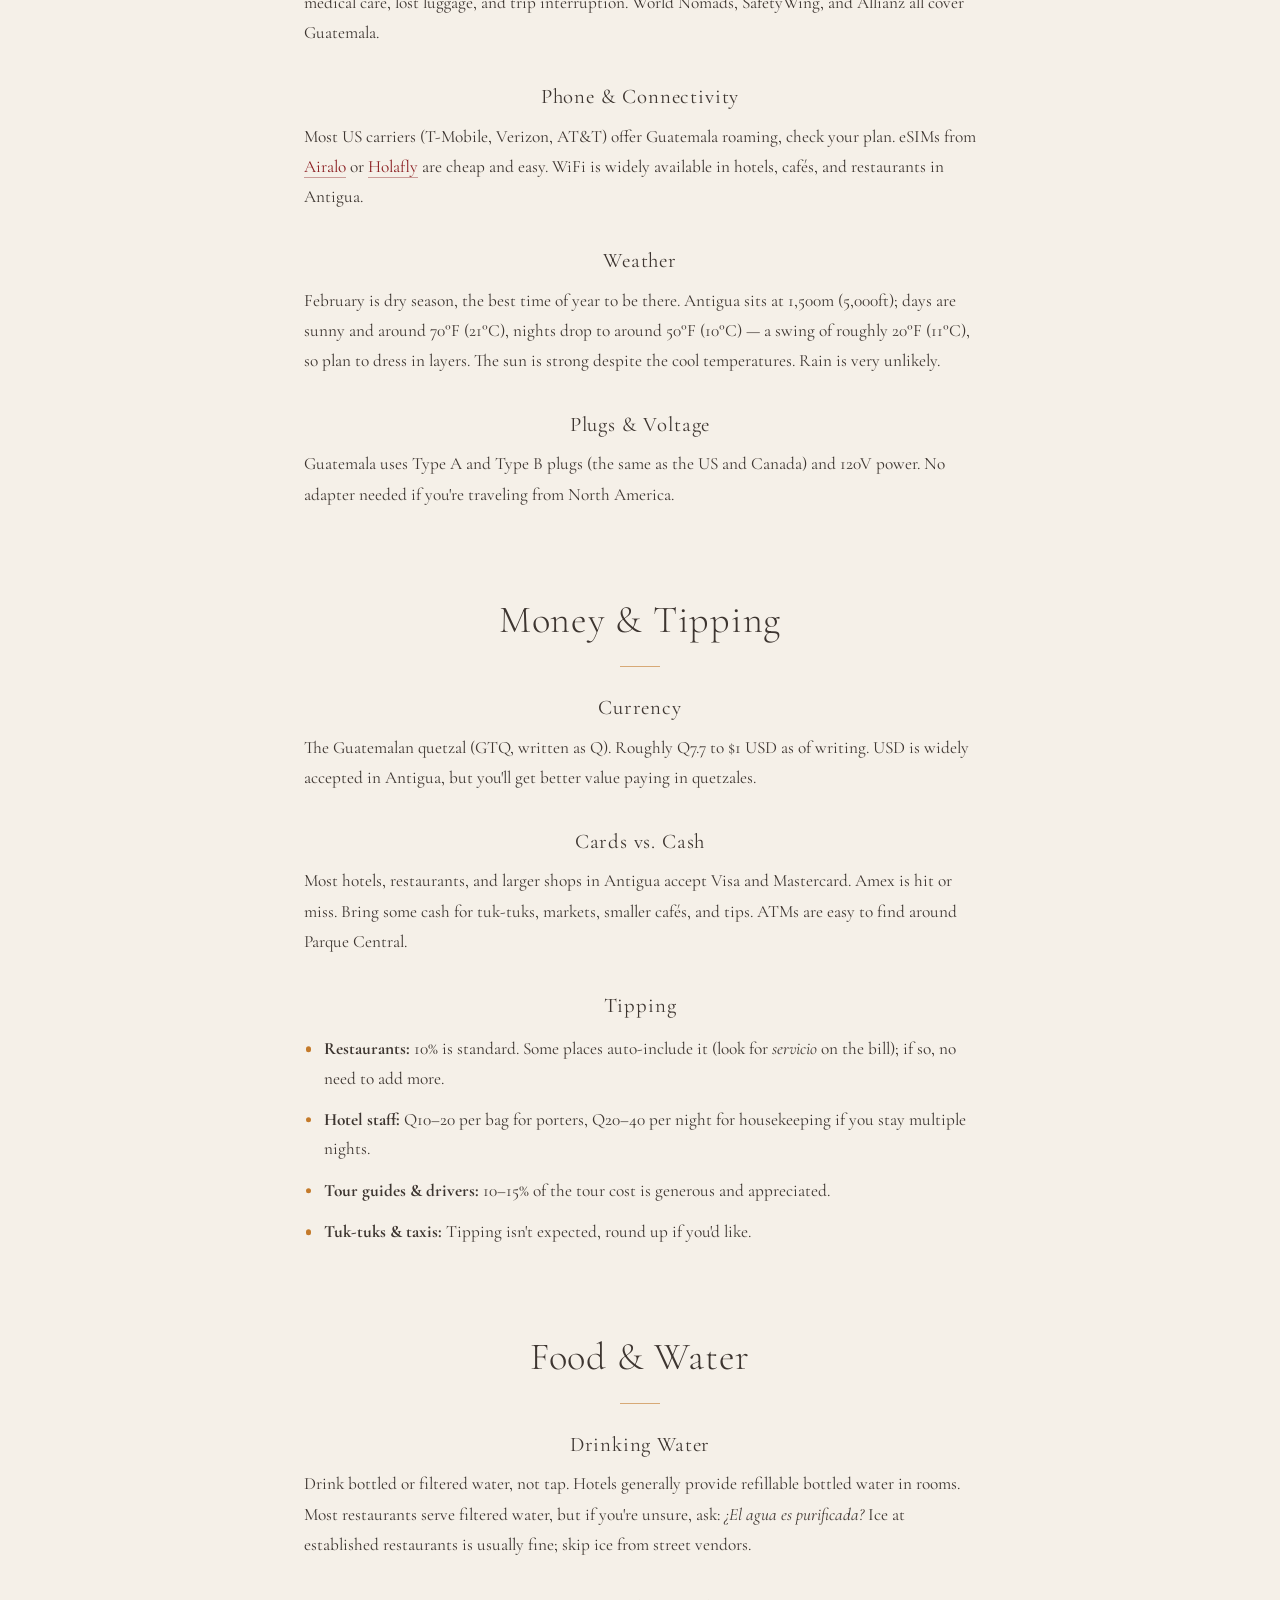
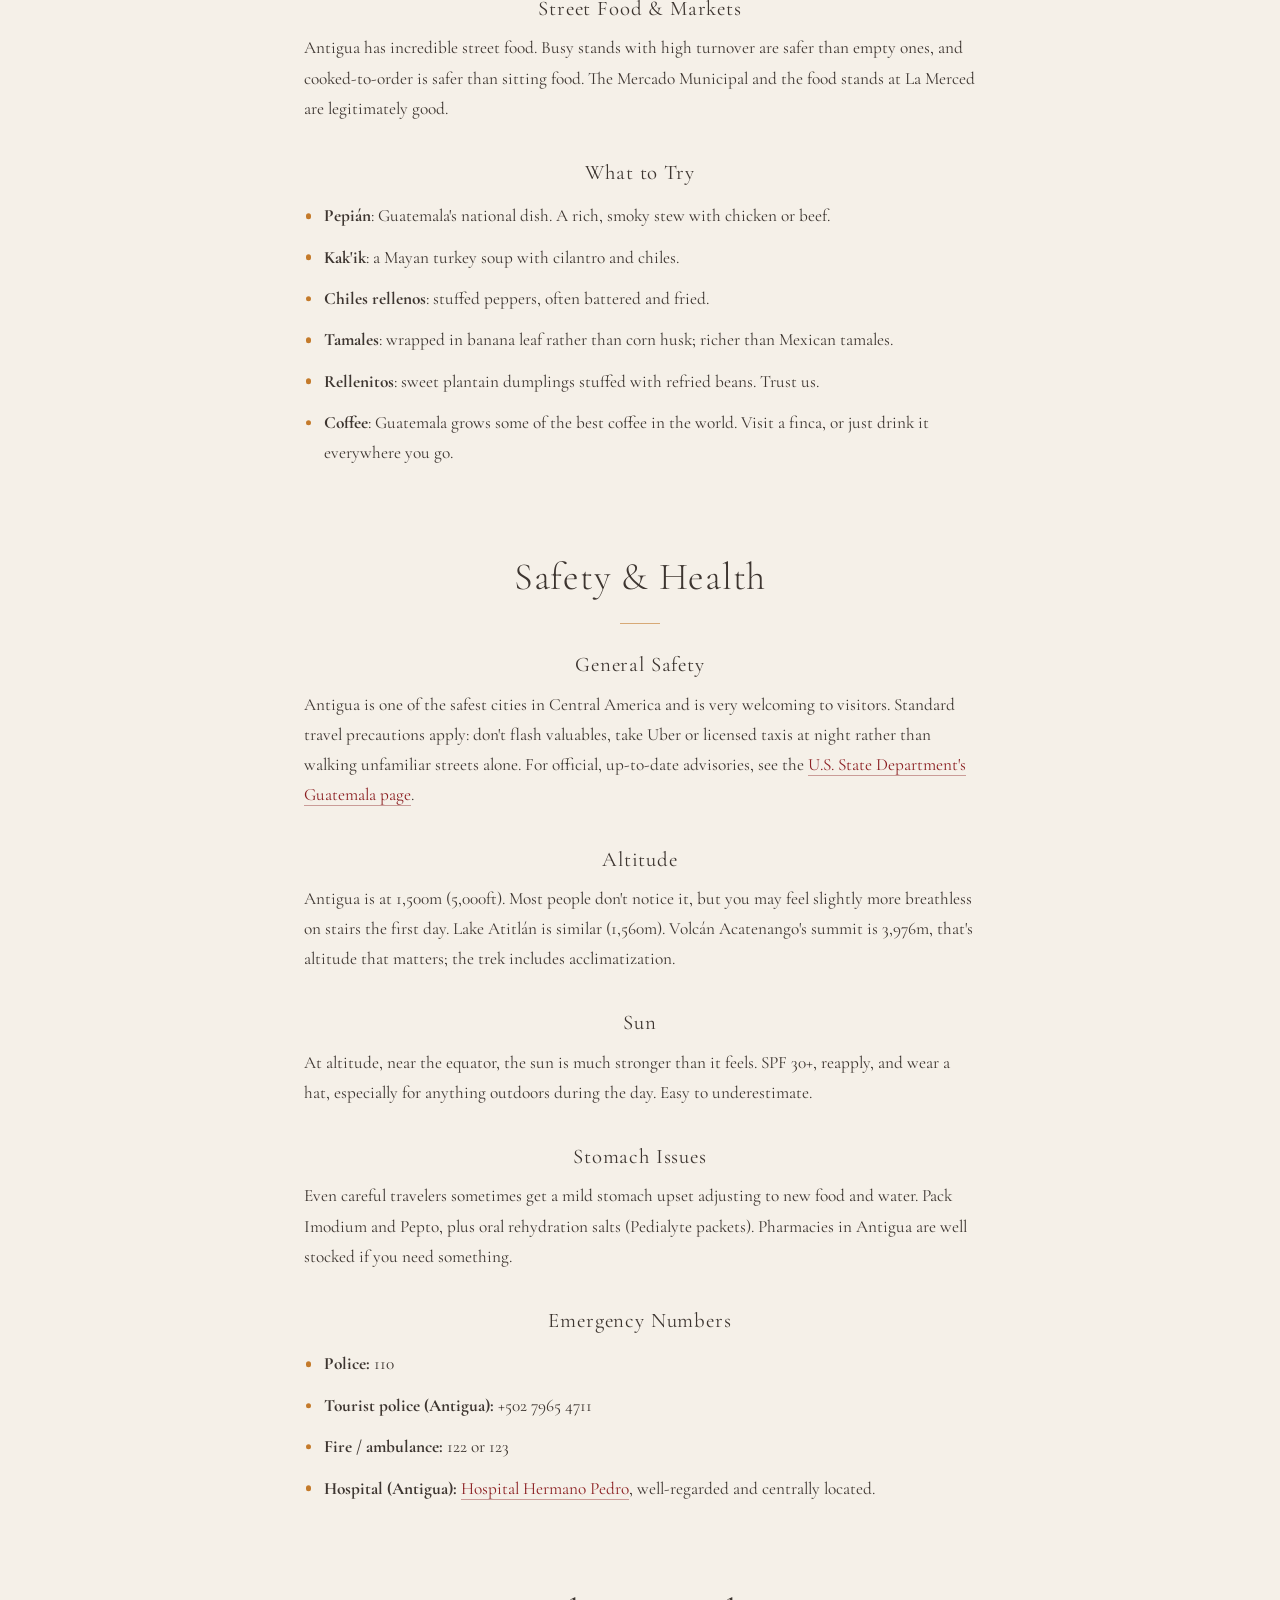
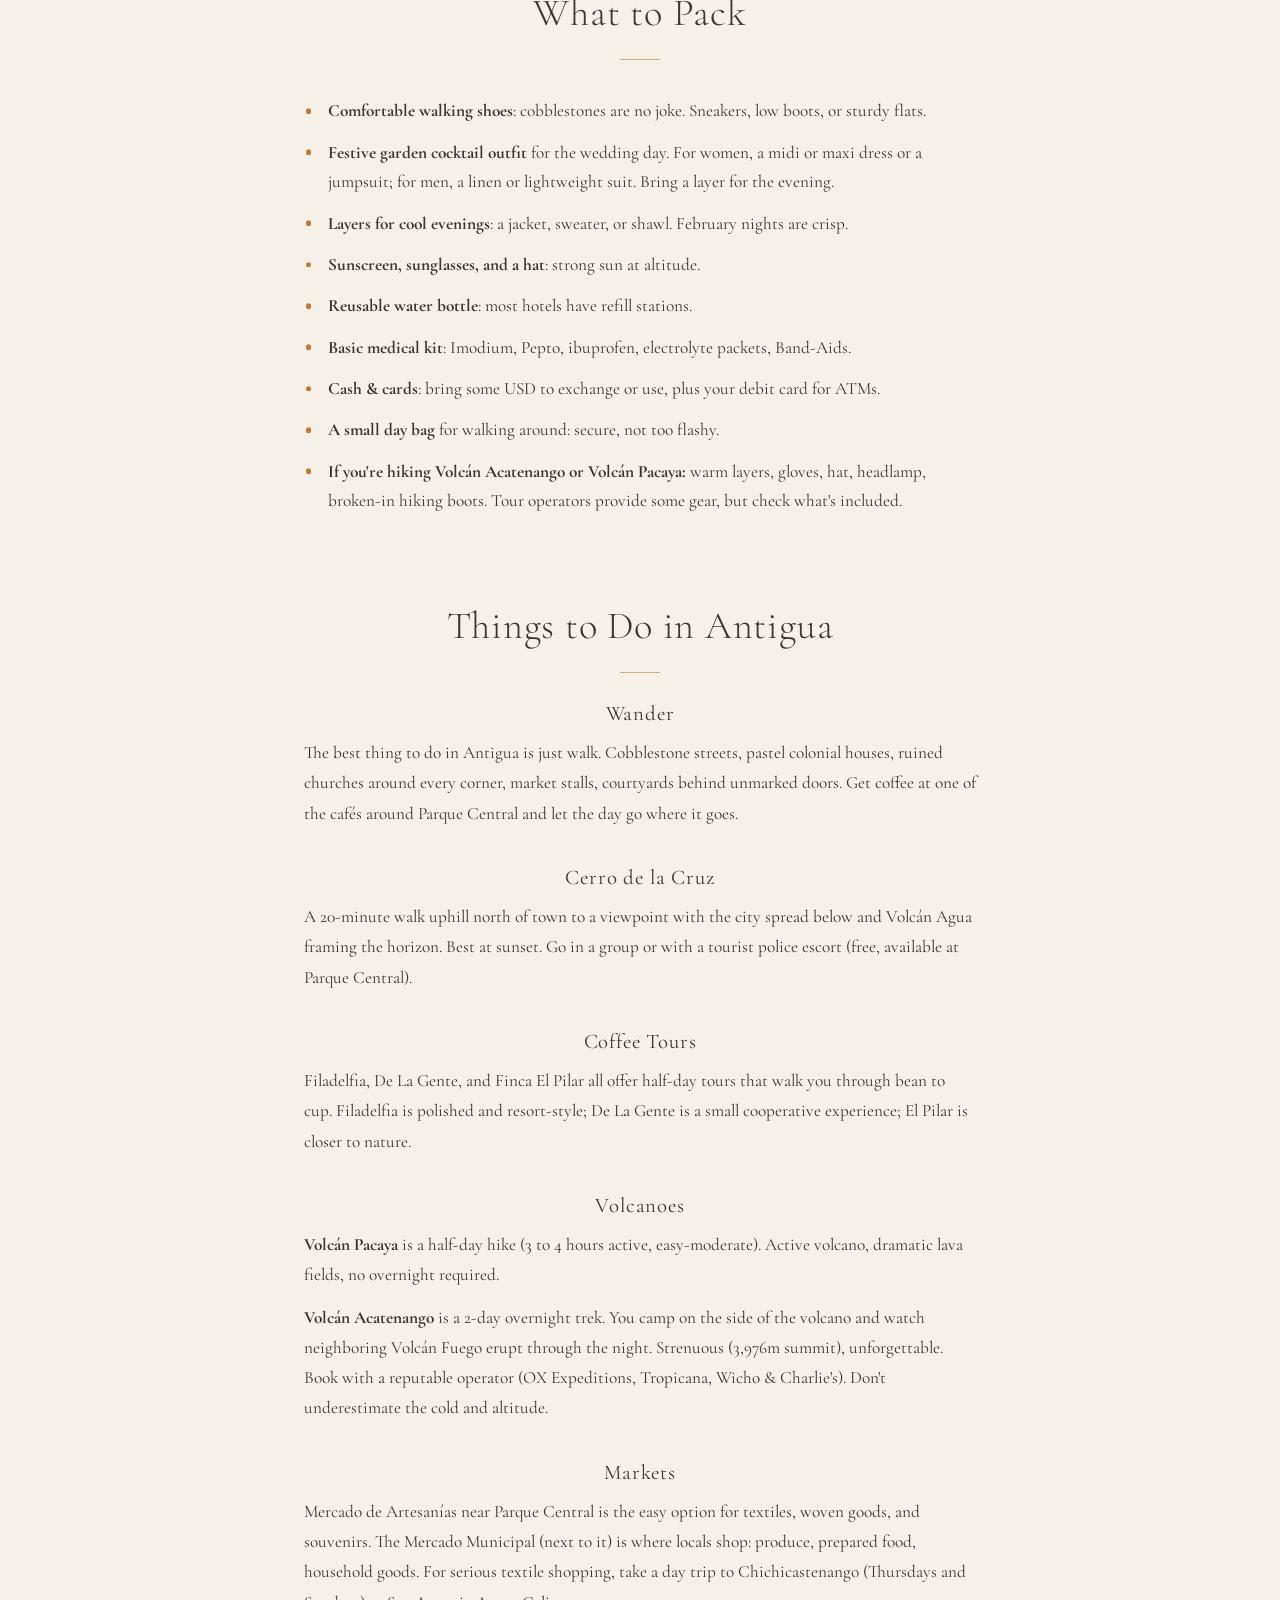
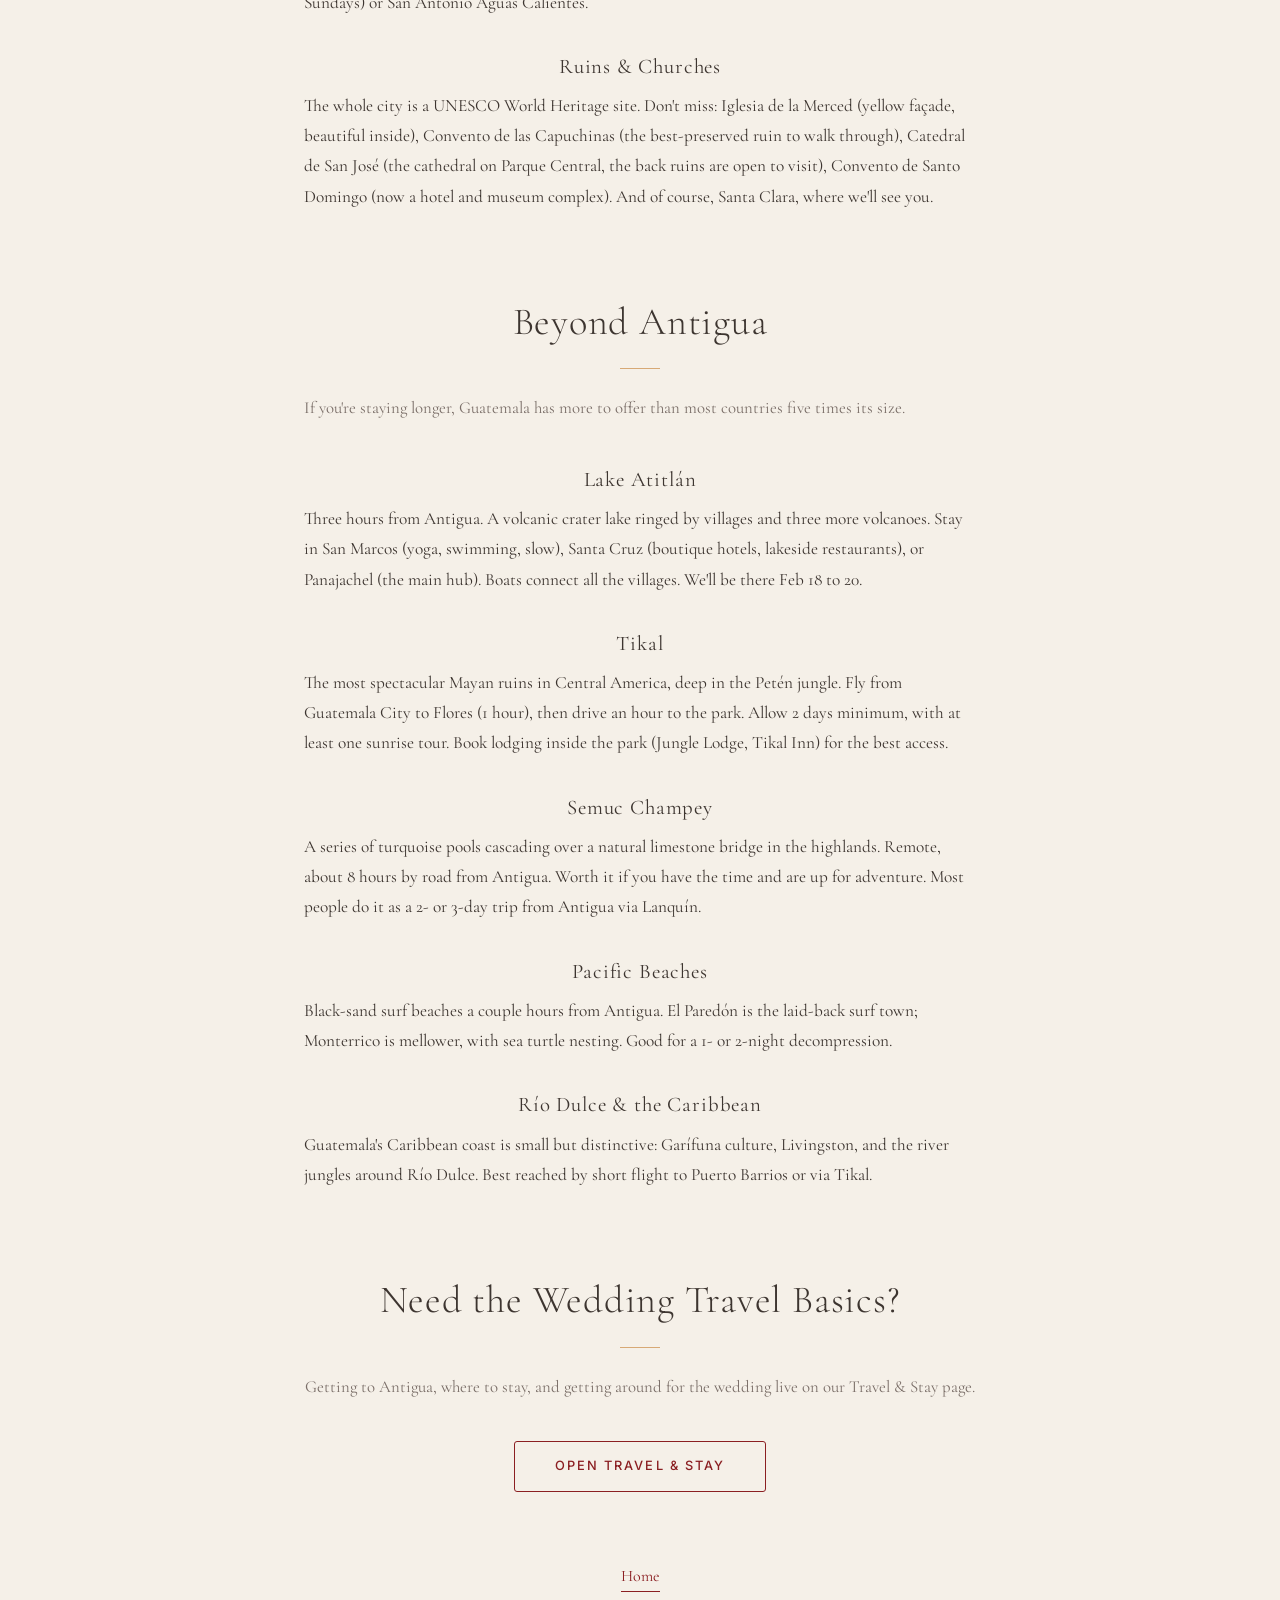
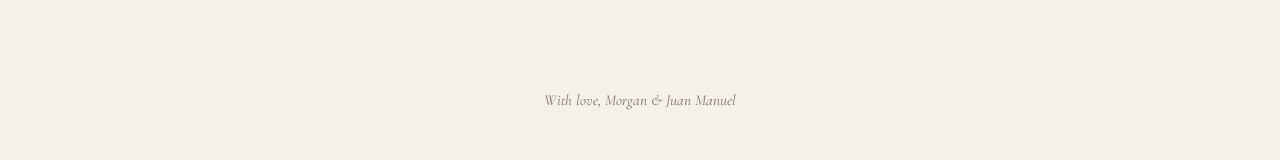
<file: guatemala-guide.html>
<!DOCTYPE html>
<html lang="en">
<head>
  <meta charset="UTF-8" />
  <meta name="viewport" content="width=device-width, initial-scale=1.0" />
  <title>Guatemala Guide, Morgan &amp; Juan Manuel</title>
  <meta name="description" content="A practical guide to Guatemala for guests of Morgan &amp; Juan Manuel's wedding: money, food, safety, packing, things to do, and where to go beyond Antigua." />
  <meta name="robots" content="noindex, nofollow" />

  <!-- Open Graph / link previews (iMessage, WhatsApp, Slack, Facebook) -->
  <meta property="og:type" content="article" />
  <meta property="og:site_name" content="Morgan &amp; Juan Manuel" />
  <meta property="og:title" content="Guatemala Guide" />
  <meta property="og:description" content="A practical guide for guests visiting Guatemala: money, food, safety, packing, and what to see beyond Antigua." />
  <meta property="og:url" content="https://amorenruinas.com/guatemala-guide.html" />
  <meta property="og:image" content="https://amorenruinas.com/imgs/ProposalHydra0062.jpg" />
  <meta property="og:image:width" content="1024" />
  <meta property="og:image:height" content="1024" />
  <meta property="og:image:alt" content="Morgan and Juan Manuel" />
  <meta name="twitter:card" content="summary_large_image" />
  <meta name="twitter:title" content="Guatemala Guide" />
  <meta name="twitter:description" content="A practical guide for guests visiting Guatemala: money, food, safety, packing, and what to see beyond Antigua." />
  <meta name="twitter:image" content="https://amorenruinas.com/imgs/ProposalHydra0062.jpg" />
  <link rel="preconnect" href="https://fonts.googleapis.com" />
  <link rel="preconnect" href="https://fonts.gstatic.com" crossorigin />
  <link href="https://fonts.googleapis.com/css2?family=Cormorant+Garamond:ital,wght@0,300;0,400;0,500;1,300;1,400&family=Inter:wght@300;400;500&display=swap" rel="stylesheet" />
  <link rel="icon" type="image/svg+xml" href="favicon.svg" />
  <link rel="stylesheet" href="style.css" />
</head>
<body>
  <header class="site-header">
    <nav class="site-nav" aria-label="Section navigation">
      <ul class="site-nav-list">
        <li><a href="index.html#home" data-en="Home" data-es="Inicio">Home</a></li>
        <li><a href="index.html#schedule" data-en="Schedule" data-es="Programa">Schedule</a></li>
        <li><a href="index.html#rsvp" data-en="RSVP" data-es="Confirmar">RSVP</a></li>
        <li><a href="index.html#faq" data-en="FAQ" data-es="Preguntas">FAQ</a></li>
        <li><a href="antigua.html" data-en="Travel &amp; Stay" data-es="Viaje y Hospedaje">Travel &amp; Stay</a></li>
        <li><a href="guatemala-guide.html" data-en="Guatemala Guide" data-es="Guía de Guatemala" aria-current="page">Guatemala Guide</a></li>
        <li><a href="our-love-story.html" data-en="Our Story" data-es="Nuestra Historia">Our Story</a></li>
      </ul>
      <div class="lang-toggle" role="group" aria-label="Language selection">
        <button
          class="lang-btn active"
          id="btn-en"
          lang="en"
          aria-pressed="true"
          onclick="setLang('en', true)"
        >EN</button>
        <span class="lang-divider" aria-hidden="true">|</span>
        <button
          class="lang-btn"
          id="btn-es"
          lang="es"
          aria-pressed="false"
          onclick="setLang('es', true)"
        >ES</button>
      </div>
    </nav>
  </header>

  <main class="main">

    <!-- ─── Page Hero ──────────────────────────────────────────── -->
    <section class="section section-hero" aria-labelledby="guide-heading">
      <h1 id="guide-heading" class="names guide-title"
          data-en="Guatemala Guide"
          data-es="Guía de Guatemala">Guatemala Guide</h1>
      <p class="story-text"
        data-en="Nice-to-know details for your trip: what to pack, money, food, safety, things to do in Antigua, and where to go if you're staying longer. For the need-to-know basics, see <a href='antigua.html'>Travel &amp; Stay</a>."
        data-es="Detalles útiles para tu viaje: qué empacar, dinero, comida, seguridad, qué hacer en Antigua y a dónde ir si te quedas más tiempo. Para lo esencial, visita <a href='antigua.html'>Viaje y Hospedaje</a>.">
        Nice-to-know details for your trip: what to pack, money, food, safety, things to do in Antigua, and where to go if you're staying longer. For the need-to-know basics, see <a href="antigua.html">Travel &amp; Stay</a>.
      </p>
    </section>

    <!-- ─── Table of Contents ─────────────────────────────────── -->
    <section class="section section-wide" aria-labelledby="toc-heading">
      <h2 id="toc-heading" class="section-heading" data-en="On This Page" data-es="En esta página">On This Page</h2>
      <p class="toc-group-label" data-en="Good to Know" data-es="Bueno saberlo">Good to Know</p>
      <ul class="toc-list">
        <li><a href="#before-you-go"  data-en="Before You Go"          data-es="Antes de viajar">Before You Go</a></li>
        <li><a href="#money"          data-en="Money &amp; Tipping"    data-es="Dinero y propinas">Money &amp; Tipping</a></li>
        <li><a href="#food-water"     data-en="Food &amp; Water"       data-es="Comida y agua">Food &amp; Water</a></li>
        <li><a href="#safety-health"  data-en="Safety &amp; Health"    data-es="Seguridad y salud">Safety &amp; Health</a></li>
        <li><a href="#packing"        data-en="What to Pack"           data-es="Qué empacar">What to Pack</a></li>
      </ul>

      <p class="toc-group-label" data-en="Explore Guatemala" data-es="Explora Guatemala">Explore Guatemala</p>
      <ul class="toc-list">
        <li><a href="#things-to-do"   data-en="Things to Do in Antigua" data-es="Qué hacer en Antigua">Things to Do in Antigua</a></li>
        <li><a href="#beyond"         data-en="Beyond Antigua"         data-es="Más allá de Antigua">Beyond Antigua</a></li>
      </ul>
    </section>

    <!-- ─── Before You Go ─────────────────────────────────────── -->
    <section id="before-you-go" class="section section-wide guide-section">
      <h2 class="section-heading" data-en="Before You Go" data-es="Antes de viajar">Before You Go</h2>

      <div class="guide-block">
        <h3 class="subhead" data-en="Passport &amp; Visa" data-es="Pasaporte y visa">Passport &amp; Visa</h3>
        <p data-en="Citizens of the US, Canada, UK, EU, Australia, and most Latin American countries do not need a visa for stays under 90 days, just a valid passport with at least six months of validity. If you're from elsewhere, check with the Guatemalan consulate."
           data-es="Los ciudadanos de EE.UU., Canadá, Reino Unido, la UE, Australia y la mayoría de países latinoamericanos no necesitan visa para estancias de menos de 90 días, solo un pasaporte vigente con al menos seis meses de validez. Si vienes de otro país, verifica con el consulado de Guatemala.">
          Citizens of the US, Canada, UK, EU, Australia, and most Latin American countries do not need a visa for stays under 90 days, just a valid passport with at least six months of validity. If you're from elsewhere, check with the Guatemalan consulate.
        </p>
        <p data-en="Bolivian citizens are an exception and do need a visa to enter Guatemala, with one exception of their own: if you hold a valid US, Canadian, Mexican, or Schengen visa, you're exempt and don't need a separate Guatemalan visa. If you don't hold one of those, start the process well before your trip through the nearest Guatemalan consulate — see requirements at <a href='https://www.minex.gob.gt/din/26-visas-para-extranjeros' target='_blank' rel='noopener'>MINEX</a>."
           data-es="Los ciudadanos bolivianos son una excepción y sí necesitan visa para entrar a Guatemala, con una excepción propia: si tienes una visa vigente de Estados Unidos, Canadá, México o del espacio Schengen, estás exento y no necesitas visa guatemalteca aparte. Si no tienes ninguna de esas, inicia el trámite con buena anticipación en el consulado de Guatemala más cercano — consulta los requisitos en <a href='https://www.minex.gob.gt/din/26-visas-para-extranjeros' target='_blank' rel='noopener'>MINEX</a>.">
          Bolivian citizens are an exception and do need a visa to enter Guatemala, with one exception of their own: if you hold a valid US, Canadian, Mexican, or Schengen visa, you're exempt and don't need a separate Guatemalan visa. If you don't hold one of those, start the process well before your trip through the nearest Guatemalan consulate — see requirements at <a href="https://www.minex.gob.gt/din/26-visas-para-extranjeros" target="_blank" rel="noopener">MINEX</a>.
        </p>
      </div>

      <div class="guide-block">
        <h3 class="subhead" data-en="Vaccinations &amp; Health Prep" data-es="Vacunas y preparación de salud">Vaccinations &amp; Health Prep</h3>
        <p data-en="No vaccinations are required to enter Guatemala from the US, Canada, or Europe. The <a href='https://wwwnc.cdc.gov/travel/destinations/traveler/none/guatemala' target='_blank' rel='noopener'>CDC</a> recommends being up to date on routine vaccines, plus considering Hepatitis A and Typhoid. We're not staying in malaria zones, Antigua is at altitude and Atitlán is fine. Talk to your doctor or a travel clinic if you'd like personalized guidance."
           data-es="No se requieren vacunas para entrar a Guatemala desde EE.UU., Canadá o Europa. Los <a href='https://wwwnc.cdc.gov/travel/destinations/traveler/none/guatemala' target='_blank' rel='noopener'>CDC</a> recomiendan tener al día las vacunas rutinarias y considerar las de Hepatitis A y Tifoidea. No estaremos en zonas de malaria, Antigua está en altura y Atitlán también está bien. Habla con tu médico o una clínica de viajes si quieres una orientación personalizada.">
          No vaccinations are required to enter Guatemala from the US, Canada, or Europe. The <a href="https://wwwnc.cdc.gov/travel/destinations/traveler/none/guatemala" target="_blank" rel="noopener">CDC</a> recommends being up to date on routine vaccines, plus considering Hepatitis A and Typhoid. We're not staying in malaria zones, Antigua is at altitude and Atitlán is fine. Talk to your doctor or a travel clinic if you'd like personalized guidance.
        </p>
      </div>

      <div class="guide-block">
        <h3 class="subhead" data-en="Travel Insurance" data-es="Seguro de viaje">Travel Insurance</h3>
        <p data-en="Optional, but worth considering for an international trip. Basic policies are inexpensive and cover medical care, lost luggage, and trip interruption. World Nomads, SafetyWing, and Allianz all cover Guatemala."
           data-es="Opcional, pero vale la pena considerarlo para un viaje internacional. Las pólizas básicas son económicas y cubren atención médica, pérdida de equipaje e interrupción del viaje. World Nomads, SafetyWing y Allianz cubren Guatemala.">
          Optional, but worth considering for an international trip. Basic policies are inexpensive and cover medical care, lost luggage, and trip interruption. World Nomads, SafetyWing, and Allianz all cover Guatemala.
        </p>
      </div>

      <div class="guide-block">
        <h3 class="subhead" data-en="Phone &amp; Connectivity" data-es="Teléfono y conectividad">Phone &amp; Connectivity</h3>
        <p data-en="Most US carriers (T-Mobile, Verizon, AT&amp;T) offer Guatemala roaming, check your plan. eSIMs from <a href='https://www.airalo.com' target='_blank' rel='noopener'>Airalo</a> or <a href='https://holafly.com' target='_blank' rel='noopener'>Holafly</a> are cheap and easy. WiFi is widely available in hotels, cafés, and restaurants in Antigua."
           data-es="La mayoría de operadores estadounidenses (T-Mobile, Verizon, AT&amp;T) ofrecen roaming en Guatemala, revisa tu plan. Las eSIMs de <a href='https://www.airalo.com' target='_blank' rel='noopener'>Airalo</a> o <a href='https://holafly.com' target='_blank' rel='noopener'>Holafly</a> son económicas y fáciles. El WiFi está ampliamente disponible en hoteles, cafés y restaurantes de Antigua.">
          Most US carriers (T-Mobile, Verizon, AT&amp;T) offer Guatemala roaming, check your plan. eSIMs from <a href="https://www.airalo.com" target="_blank" rel="noopener">Airalo</a> or <a href="https://holafly.com" target="_blank" rel="noopener">Holafly</a> are cheap and easy. WiFi is widely available in hotels, cafés, and restaurants in Antigua.
        </p>
      </div>

      <div class="guide-block">
        <h3 class="subhead" data-en="Weather" data-es="Clima">Weather</h3>
        <p data-en="February is dry season, the best time of year to be there. Antigua sits at 1,500m (5,000ft); days are sunny and around 70°F (21°C), nights drop to around 50°F (10°C) — a swing of roughly 20°F (11°C), so plan to dress in layers. The sun is strong despite the cool temperatures. Rain is very unlikely."
           data-es="Febrero es temporada seca, la mejor época del año para visitar. Antigua está a 1,500 m de altura; los días son soleados y rondan los 21°C, las noches bajan a unos 10°C — una diferencia de temperatura de unos 11°C, así que conviene llevar ropa abrigada y vestirse con varias capas. El sol pega fuerte a pesar de las temperaturas frescas. La lluvia es muy poco probable.">
          February is dry season, the best time of year to be there. Antigua sits at 1,500m (5,000ft); days are sunny and around 70°F (21°C), nights drop to around 50°F (10°C) — a swing of roughly 20°F (11°C), so plan to dress in layers. The sun is strong despite the cool temperatures. Rain is very unlikely.
        </p>
      </div>

      <div class="guide-block">
        <h3 class="subhead" data-en="Plugs &amp; Voltage" data-es="Enchufes y voltaje">Plugs &amp; Voltage</h3>
        <p data-en="Guatemala uses Type A and Type B plugs (the same as the US and Canada) and 120V power. No adapter needed if you're traveling from North America."
           data-es="Guatemala usa enchufes tipo A y B (los mismos que EE.UU. y Canadá) y 120V. No necesitas adaptador si vienes de Norteamérica.">
          Guatemala uses Type A and Type B plugs (the same as the US and Canada) and 120V power. No adapter needed if you're traveling from North America.
        </p>
      </div>
    </section>

    <!-- ─── Money & Tipping ───────────────────────────────────── -->
    <section id="money" class="section section-wide guide-section">
      <h2 class="section-heading" data-en="Money &amp; Tipping" data-es="Dinero y propinas">Money &amp; Tipping</h2>

      <div class="guide-block">
        <h3 class="subhead" data-en="Currency" data-es="Moneda">Currency</h3>
        <p data-en="The Guatemalan quetzal (GTQ, written as Q). Roughly Q7.7 to $1 USD as of writing. USD is widely accepted in Antigua, but you'll get better value paying in quetzales."
           data-es="El quetzal guatemalteco (GTQ, escrito como Q). Aproximadamente Q7.7 por $1 USD al momento de redactar. El dólar se acepta ampliamente en Antigua, pero obtendrás mejor valor pagando en quetzales.">
          The Guatemalan quetzal (GTQ, written as Q). Roughly Q7.7 to $1 USD as of writing. USD is widely accepted in Antigua, but you'll get better value paying in quetzales.
        </p>
      </div>

      <div class="guide-block">
        <h3 class="subhead" data-en="Cards vs. Cash" data-es="Tarjetas o efectivo">Cards vs. Cash</h3>
        <p data-en="Most hotels, restaurants, and larger shops in Antigua accept Visa and Mastercard. Amex is hit or miss. Bring some cash for tuk-tuks, markets, smaller cafés, and tips. ATMs are easy to find around Parque Central."
           data-es="La mayoría de hoteles, restaurantes y tiendas grandes en Antigua aceptan Visa y Mastercard. Amex es menos seguro. Lleva efectivo para tuk-tuks, mercados, cafés pequeños y propinas. Hay cajeros automáticos fáciles de encontrar alrededor del Parque Central.">
          Most hotels, restaurants, and larger shops in Antigua accept Visa and Mastercard. Amex is hit or miss. Bring some cash for tuk-tuks, markets, smaller cafés, and tips. ATMs are easy to find around Parque Central.
        </p>
      </div>

      <div class="guide-block">
        <h3 class="subhead" data-en="Tipping" data-es="Propinas">Tipping</h3>
        <ul class="guide-list">
          <li data-en="<strong>Restaurants:</strong> 10% is standard. Some places auto-include it (look for <em>servicio</em> on the bill); if so, no need to add more."
              data-es="<strong>Restaurantes:</strong> 10% es lo estándar. Algunos lugares lo incluyen automáticamente (busca <em>servicio</em> en la cuenta); si es así, no hace falta agregar más.">
            <strong>Restaurants:</strong> 10% is standard. Some places auto-include it (look for <em>servicio</em> on the bill); if so, no need to add more.
          </li>
          <li data-en="<strong>Hotel staff:</strong> Q10–20 per bag for porters, Q20–40 per night for housekeeping if you stay multiple nights."
              data-es="<strong>Personal del hotel:</strong> Q10–20 por maleta para los maleteros, Q20–40 por noche para housekeeping si te quedas varias noches.">
            <strong>Hotel staff:</strong> Q10–20 per bag for porters, Q20–40 per night for housekeeping if you stay multiple nights.
          </li>
          <li data-en="<strong>Tour guides &amp; drivers:</strong> 10–15% of the tour cost is generous and appreciated."
              data-es="<strong>Guías y conductores:</strong> 10–15% del costo del tour es generoso y apreciado.">
            <strong>Tour guides &amp; drivers:</strong> 10–15% of the tour cost is generous and appreciated.
          </li>
          <li data-en="<strong>Tuk-tuks &amp; taxis:</strong> Tipping isn't expected, round up if you'd like."
              data-es="<strong>Tuk-tuks y taxis:</strong> No se espera propina, redondea si quieres.">
            <strong>Tuk-tuks &amp; taxis:</strong> Tipping isn't expected, round up if you'd like.
          </li>
        </ul>
      </div>
    </section>

    <!-- ─── Food & Water ──────────────────────────────────────── -->
    <section id="food-water" class="section section-wide guide-section">
      <h2 class="section-heading" data-en="Food &amp; Water" data-es="Comida y agua">Food &amp; Water</h2>

      <div class="guide-block">
        <h3 class="subhead" data-en="Drinking Water" data-es="Agua para beber">Drinking Water</h3>
        <p data-en="Drink bottled or filtered water, not tap. Hotels generally provide refillable bottled water in rooms. Most restaurants serve filtered water, but if you're unsure, ask: <em>¿El agua es purificada?</em> Ice at established restaurants is usually fine; skip ice from street vendors."
           data-es="Bebe agua embotellada o filtrada, no del grifo. Los hoteles normalmente proveen botellas rellenables en las habitaciones. La mayoría de restaurantes sirven agua filtrada, pero si no estás seguro, pregunta: <em>¿El agua es purificada?</em> El hielo en restaurantes establecidos suele estar bien; evítalo en puestos callejeros.">
          Drink bottled or filtered water, not tap. Hotels generally provide refillable bottled water in rooms. Most restaurants serve filtered water, but if you're unsure, ask: <em>¿El agua es purificada?</em> Ice at established restaurants is usually fine; skip ice from street vendors.
        </p>
      </div>

      <div class="guide-block">
        <h3 class="subhead" data-en="Street Food &amp; Markets" data-es="Comida callejera y mercados">Street Food &amp; Markets</h3>
        <p data-en="Antigua has incredible street food. Busy stands with high turnover are safer than empty ones, and cooked-to-order is safer than sitting food. The Mercado Municipal and the food stands at La Merced are legitimately good."
           data-es="Antigua tiene comida callejera excelente. Los puestos concurridos con alta rotación son más seguros que los vacíos, y lo recién cocinado es más seguro que lo que lleva tiempo. El Mercado Municipal y los puestos de La Merced son realmente buenos.">
          Antigua has incredible street food. Busy stands with high turnover are safer than empty ones, and cooked-to-order is safer than sitting food. The Mercado Municipal and the food stands at La Merced are legitimately good.
        </p>
      </div>

      <div class="guide-block">
        <h3 class="subhead" data-en="What to Try" data-es="Qué probar">What to Try</h3>
        <ul class="guide-list">
          <li data-en="<strong>Pepián</strong>: Guatemala's national dish. A rich, smoky stew with chicken or beef."
              data-es="<strong>Pepián</strong>: el plato nacional. Un guiso espeso y ahumado con pollo o res.">
            <strong>Pepián</strong>: Guatemala's national dish. A rich, smoky stew with chicken or beef.
          </li>
          <li data-en="<strong>Kak'ik</strong>: a Mayan turkey soup with cilantro and chiles."
              data-es="<strong>Kak'ik</strong>: sopa maya de pavo con cilantro y chiles.">
            <strong>Kak'ik</strong>: a Mayan turkey soup with cilantro and chiles.
          </li>
          <li data-en="<strong>Chiles rellenos</strong>: stuffed peppers, often battered and fried."
              data-es="<strong>Chiles rellenos</strong>: chiles rellenos, normalmente capeados y fritos.">
            <strong>Chiles rellenos</strong>: stuffed peppers, often battered and fried.
          </li>
          <li data-en="<strong>Tamales</strong>: wrapped in banana leaf rather than corn husk; richer than Mexican tamales."
              data-es="<strong>Tamales</strong>: envueltos en hoja de plátano en vez de hoja de maíz; más ricos que los tamales mexicanos.">
            <strong>Tamales</strong>: wrapped in banana leaf rather than corn husk; richer than Mexican tamales.
          </li>
          <li data-en="<strong>Rellenitos</strong>: sweet plantain dumplings stuffed with refried beans. Trust us."
              data-es="<strong>Rellenitos</strong>: bolitas dulces de plátano rellenas de frijoles. Confía.">
            <strong>Rellenitos</strong>: sweet plantain dumplings stuffed with refried beans. Trust us.
          </li>
          <li data-en="<strong>Coffee</strong>: Guatemala grows some of the best coffee in the world. Visit a finca, or just drink it everywhere you go."
              data-es="<strong>Café</strong>: Guatemala produce uno de los mejores cafés del mundo. Visita una finca, o simplemente tómalo en todos lados.">
            <strong>Coffee</strong>: Guatemala grows some of the best coffee in the world. Visit a finca, or just drink it everywhere you go.
          </li>
        </ul>
      </div>
    </section>

    <!-- ─── Safety & Health ───────────────────────────────────── -->
    <section id="safety-health" class="section section-wide guide-section">
      <h2 class="section-heading" data-en="Safety &amp; Health" data-es="Seguridad y salud">Safety &amp; Health</h2>

      <div class="guide-block">
        <h3 class="subhead" data-en="General Safety" data-es="Seguridad general">General Safety</h3>
        <p data-en="Antigua is one of the safest cities in Central America and is very welcoming to visitors. Standard travel precautions apply: don't flash valuables, take Uber or licensed taxis at night rather than walking unfamiliar streets alone. For official, up-to-date advisories, see the <a href='https://travel.state.gov/content/travel/en/international-travel/International-Travel-Country-Information-Pages/Guatemala.html' target='_blank' rel='noopener'>U.S. State Department's Guatemala page</a>."
           data-es="Antigua es una de las ciudades más seguras de Centroamérica y es muy acogedora con visitantes. Aplican las precauciones habituales de viaje: no muestres objetos de valor, usa Uber o taxis autorizados de noche en vez de caminar solo por calles desconocidas. Para avisos oficiales y actualizados, consulta la <a href='https://travel.state.gov/content/travel/en/international-travel/International-Travel-Country-Information-Pages/Guatemala.html' target='_blank' rel='noopener'>página de Guatemala del Departamento de Estado de EE.UU.</a>">
          Antigua is one of the safest cities in Central America and is very welcoming to visitors. Standard travel precautions apply: don't flash valuables, take Uber or licensed taxis at night rather than walking unfamiliar streets alone. For official, up-to-date advisories, see the <a href="https://travel.state.gov/content/travel/en/international-travel/International-Travel-Country-Information-Pages/Guatemala.html" target="_blank" rel="noopener">U.S. State Department's Guatemala page</a>.
        </p>
      </div>

      <div class="guide-block">
        <h3 class="subhead" data-en="Altitude" data-es="Altura">Altitude</h3>
        <p data-en="Antigua is at 1,500m (5,000ft). Most people don't notice it, but you may feel slightly more breathless on stairs the first day. Lake Atitlán is similar (1,560m). Volcán Acatenango's summit is 3,976m, that's altitude that matters; the trek includes acclimatization."
           data-es="Antigua está a 1,500 m. La mayoría no lo nota, pero puedes sentirte un poco más cansado al subir escaleras el primer día. El Lago de Atitlán está a una altura similar (1,560 m). La cumbre del Volcán Acatenango está a 3,976 m, esa sí es altura importante; la caminata incluye aclimatación.">
          Antigua is at 1,500m (5,000ft). Most people don't notice it, but you may feel slightly more breathless on stairs the first day. Lake Atitlán is similar (1,560m). Volcán Acatenango's summit is 3,976m, that's altitude that matters; the trek includes acclimatization.
        </p>
      </div>

      <div class="guide-block">
        <h3 class="subhead" data-en="Sun" data-es="Sol">Sun</h3>
        <p data-en="At altitude, near the equator, the sun is much stronger than it feels. SPF 30+, reapply, and wear a hat, especially for anything outdoors during the day. Easy to underestimate."
           data-es="A esta altura y cerca del ecuador, el sol pega mucho más fuerte de lo que parece. SPF 30+, reaplica y usa sombrero, especialmente en actividades al aire libre durante el día. Es fácil subestimarlo.">
          At altitude, near the equator, the sun is much stronger than it feels. SPF 30+, reapply, and wear a hat, especially for anything outdoors during the day. Easy to underestimate.
        </p>
      </div>

      <div class="guide-block">
        <h3 class="subhead" data-en="Stomach Issues" data-es="Problemas estomacales">Stomach Issues</h3>
        <p data-en="Even careful travelers sometimes get a mild stomach upset adjusting to new food and water. Pack Imodium and Pepto, plus oral rehydration salts (Pedialyte packets). Pharmacies in Antigua are well stocked if you need something."
           data-es="Incluso los viajeros más cuidadosos a veces tienen molestias estomacales al adaptarse a nueva comida y agua. Empaca Imodium y Pepto, además de sales de rehidratación oral (sobres de Pedialyte). Las farmacias en Antigua están bien surtidas si necesitas algo.">
          Even careful travelers sometimes get a mild stomach upset adjusting to new food and water. Pack Imodium and Pepto, plus oral rehydration salts (Pedialyte packets). Pharmacies in Antigua are well stocked if you need something.
        </p>
      </div>

      <div class="guide-block">
        <h3 class="subhead" data-en="Emergency Numbers" data-es="Números de emergencia">Emergency Numbers</h3>
        <ul class="guide-list">
          <li data-en="<strong>Police:</strong> 110"
              data-es="<strong>Policía:</strong> 110">
            <strong>Police:</strong> 110
          </li>
          <li data-en="<strong>Tourist police (Antigua):</strong> +502 7965 4711"
              data-es="<strong>Policía turística (Antigua):</strong> +502 7965 4711">
            <strong>Tourist police (Antigua):</strong> +502 7965 4711
          </li>
          <li data-en="<strong>Fire / ambulance:</strong> 122 or 123"
              data-es="<strong>Bomberos / ambulancia:</strong> 122 o 123">
            <strong>Fire / ambulance:</strong> 122 or 123
          </li>
          <li data-en="<strong>Hospital (Antigua):</strong> <a href='https://hospitalhermanopedro.com/' target='_blank' rel='noopener'>Hospital Hermano Pedro</a>, well-regarded and centrally located."
              data-es="<strong>Hospital (Antigua):</strong> <a href='https://hospitalhermanopedro.com/' target='_blank' rel='noopener'>Hospital Hermano Pedro</a>, muy recomendado y céntrico.">
            <strong>Hospital (Antigua):</strong> <a href="https://hospitalhermanopedro.com/" target="_blank" rel="noopener">Hospital Hermano Pedro</a>, well-regarded and centrally located.
          </li>
        </ul>
      </div>
    </section>

    <!-- ─── What to Pack ──────────────────────────────────────── -->
    <section id="packing" class="section section-wide guide-section">
      <h2 class="section-heading" data-en="What to Pack" data-es="Qué empacar">What to Pack</h2>
      <ul class="guide-list packing-list">
        <li data-en="<strong>Comfortable walking shoes</strong>: cobblestones are no joke. Sneakers, low boots, or sturdy flats."
            data-es="<strong>Zapatos cómodos</strong>: las calles empedradas no son broma. Tenis, botas bajas o zapatos planos resistentes.">
          <strong>Comfortable walking shoes</strong>: cobblestones are no joke. Sneakers, low boots, or sturdy flats.
        </li>
        <li data-en="<strong>Festive garden cocktail outfit</strong> for the wedding day. For women, a midi or maxi dress or a jumpsuit; for men, a linen or lightweight suit. Bring a layer for the evening."
            data-es="<strong>Outfit de cóctel festivo de jardín</strong> para el día de la boda. Para mujeres, un vestido midi o maxi o un jumpsuit; para hombres, un traje de lino o ligero. Trae una capa para la noche.">
          <strong>Festive garden cocktail outfit</strong> for the wedding day. For women, a midi or maxi dress or a jumpsuit; for men, a linen or lightweight suit. Bring a layer for the evening.
        </li>
        <li data-en="<strong>Layers for cool evenings</strong>: a jacket, sweater, or shawl. February nights are crisp."
            data-es="<strong>Capas para las noches frescas</strong>: chaqueta, suéter o chal. Las noches de febrero son frescas.">
          <strong>Layers for cool evenings</strong>: a jacket, sweater, or shawl. February nights are crisp.
        </li>
        <li data-en="<strong>Sunscreen, sunglasses, and a hat</strong>: strong sun at altitude."
            data-es="<strong>Protector solar, lentes de sol y sombrero</strong>: sol fuerte a esta altura.">
          <strong>Sunscreen, sunglasses, and a hat</strong>: strong sun at altitude.
        </li>
        <li data-en="<strong>Reusable water bottle</strong>: most hotels have refill stations."
            data-es="<strong>Botella de agua reutilizable</strong>: la mayoría de hoteles tiene estaciones de relleno.">
          <strong>Reusable water bottle</strong>: most hotels have refill stations.
        </li>
        <li data-en="<strong>Basic medical kit</strong>: Imodium, Pepto, ibuprofen, electrolyte packets, Band-Aids."
            data-es="<strong>Botiquín básico</strong>: Imodium, Pepto, ibuprofeno, sobres de electrolitos, curitas.">
          <strong>Basic medical kit</strong>: Imodium, Pepto, ibuprofen, electrolyte packets, Band-Aids.
        </li>
        <li data-en="<strong>Cash &amp; cards</strong>: bring some USD to exchange or use, plus your debit card for ATMs."
            data-es="<strong>Efectivo y tarjetas</strong>: trae algo de USD para cambiar o usar, además de tu tarjeta de débito para cajeros.">
          <strong>Cash &amp; cards</strong>: bring some USD to exchange or use, plus your debit card for ATMs.
        </li>
        <li data-en="<strong>A small day bag</strong> for walking around: secure, not too flashy."
            data-es="<strong>Mochila pequeña</strong> para caminar: segura, no muy llamativa.">
          <strong>A small day bag</strong> for walking around: secure, not too flashy.
        </li>
        <li data-en="<strong>If you're hiking Volcán Acatenango or Volcán Pacaya:</strong> warm layers, gloves, hat, headlamp, broken-in hiking boots. Tour operators provide some gear, but check what's included."
            data-es="<strong>Si vas a hacer el Volcán Acatenango o el Volcán Pacaya:</strong> capas abrigadoras, guantes, gorro, linterna frontal, botas de senderismo ya usadas. Los operadores proveen algo de equipo, pero verifica qué se incluye.">
          <strong>If you're hiking Volcán Acatenango or Volcán Pacaya:</strong> warm layers, gloves, hat, headlamp, broken-in hiking boots. Tour operators provide some gear, but check what's included.
        </li>
      </ul>
    </section>

    <!-- ─── Things to Do ──────────────────────────────────────── -->
    <section id="things-to-do" class="section section-wide guide-section">
      <h2 class="section-heading" data-en="Things to Do in Antigua" data-es="Qué hacer en Antigua">Things to Do in Antigua</h2>

      <div class="guide-block">
        <h3 class="subhead" data-en="Wander" data-es="Caminar">Wander</h3>
        <p data-en="The best thing to do in Antigua is just walk. Cobblestone streets, pastel colonial houses, ruined churches around every corner, market stalls, courtyards behind unmarked doors. Get coffee at one of the cafés around Parque Central and let the day go where it goes."
           data-es="Lo mejor que se puede hacer en Antigua es simplemente caminar. Calles empedradas, casas coloniales en colores pastel, iglesias en ruinas en cada esquina, puestos de mercado, patios detrás de puertas sin nombre. Toma un café en alguno de los cafés del Parque Central y deja que el día fluya.">
          The best thing to do in Antigua is just walk. Cobblestone streets, pastel colonial houses, ruined churches around every corner, market stalls, courtyards behind unmarked doors. Get coffee at one of the cafés around Parque Central and let the day go where it goes.
        </p>
      </div>

      <div class="guide-block">
        <h3 class="subhead" data-en="Cerro de la Cruz" data-es="Cerro de la Cruz">Cerro de la Cruz</h3>
        <p data-en="A 20-minute walk uphill north of town to a viewpoint with the city spread below and Volcán Agua framing the horizon. Best at sunset. Go in a group or with a tourist police escort (free, available at Parque Central)."
           data-es="Una caminata de 20 minutos cuesta arriba al norte del centro hasta un mirador con la ciudad a tus pies y el Volcán Agua enmarcando el horizonte. Mejor al atardecer. Ve en grupo o con escolta de policía turística (gratis, disponible en el Parque Central).">
          A 20-minute walk uphill north of town to a viewpoint with the city spread below and Volcán Agua framing the horizon. Best at sunset. Go in a group or with a tourist police escort (free, available at Parque Central).
        </p>
      </div>

      <div class="guide-block">
        <h3 class="subhead" data-en="Coffee Tours" data-es="Tours de café">Coffee Tours</h3>
        <p data-en="Filadelfia, De La Gente, and Finca El Pilar all offer half-day tours that walk you through bean to cup. Filadelfia is polished and resort-style; De La Gente is a small cooperative experience; El Pilar is closer to nature."
           data-es="Filadelfia, De La Gente y Finca El Pilar ofrecen tours de medio día que recorren el proceso de la semilla a la taza. Filadelfia es pulido y estilo resort; De La Gente es una experiencia de cooperativa pequeña; El Pilar está más cerca de la naturaleza.">
          Filadelfia, De La Gente, and Finca El Pilar all offer half-day tours that walk you through bean to cup. Filadelfia is polished and resort-style; De La Gente is a small cooperative experience; El Pilar is closer to nature.
        </p>
      </div>

      <div class="guide-block">
        <h3 class="subhead" data-en="Volcanoes" data-es="Volcanes">Volcanoes</h3>
        <p data-en="<strong>Volcán Pacaya</strong> is a half-day hike (3 to 4 hours active, easy-moderate). Active volcano, dramatic lava fields, no overnight required."
           data-es="<strong>Volcán Pacaya</strong> es una caminata de medio día (3 a 4 horas activas, fácil-moderada). Volcán activo, campos de lava dramáticos, sin necesidad de pasar la noche.">
          <strong>Volcán Pacaya</strong> is a half-day hike (3 to 4 hours active, easy-moderate). Active volcano, dramatic lava fields, no overnight required.
        </p>
        <p data-en="<strong>Volcán Acatenango</strong> is a 2-day overnight trek. You camp on the side of the volcano and watch neighboring Volcán Fuego erupt through the night. Strenuous (3,976m summit), unforgettable. Book with a reputable operator (OX Expeditions, Tropicana, Wicho &amp; Charlie's). Don't underestimate the cold and altitude."
           data-es="<strong>Volcán Acatenango</strong> es una caminata de 2 días con noche en el volcán. Acampas en la ladera y ves al vecino Volcán Fuego hacer erupción durante la noche. Exigente (3,976 m de cumbre), inolvidable. Reserva con un operador serio (OX Expeditions, Tropicana, Wicho &amp; Charlie's). No subestimes el frío y la altura.">
          <strong>Volcán Acatenango</strong> is a 2-day overnight trek. You camp on the side of the volcano and watch neighboring Volcán Fuego erupt through the night. Strenuous (3,976m summit), unforgettable. Book with a reputable operator (OX Expeditions, Tropicana, Wicho &amp; Charlie's). Don't underestimate the cold and altitude.
        </p>
      </div>

      <div class="guide-block">
        <h3 class="subhead" data-en="Markets" data-es="Mercados">Markets</h3>
        <p data-en="Mercado de Artesanías near Parque Central is the easy option for textiles, woven goods, and souvenirs. The Mercado Municipal (next to it) is where locals shop: produce, prepared food, household goods. For serious textile shopping, take a day trip to Chichicastenango (Thursdays and Sundays) or San Antonio Aguas Calientes."
           data-es="El Mercado de Artesanías cerca del Parque Central es la opción fácil para textiles, tejidos y souvenirs. El Mercado Municipal (al lado) es donde compran los locales: frutas y verduras, comida preparada, productos del hogar. Para compras serias de textiles, haz una excursión a Chichicastenango (jueves y domingos) o San Antonio Aguas Calientes.">
          Mercado de Artesanías near Parque Central is the easy option for textiles, woven goods, and souvenirs. The Mercado Municipal (next to it) is where locals shop: produce, prepared food, household goods. For serious textile shopping, take a day trip to Chichicastenango (Thursdays and Sundays) or San Antonio Aguas Calientes.
        </p>
      </div>

      <div class="guide-block">
        <h3 class="subhead" data-en="Ruins &amp; Churches" data-es="Ruinas e iglesias">Ruins &amp; Churches</h3>
        <p data-en="The whole city is a UNESCO World Heritage site. Don't miss: Iglesia de la Merced (yellow façade, beautiful inside), Convento de las Capuchinas (the best-preserved ruin to walk through), Catedral de San José (the cathedral on Parque Central, the back ruins are open to visit), Convento de Santo Domingo (now a hotel and museum complex). And of course, Santa Clara, where we'll see you."
           data-es="Toda la ciudad es Patrimonio Mundial de la UNESCO. No te pierdas: Iglesia de La Merced (fachada amarilla, hermosa por dentro), Convento de las Capuchinas (las ruinas mejor conservadas para recorrer), Catedral de San José (la catedral del Parque Central, las ruinas traseras se pueden visitar), Convento de Santo Domingo (ahora un complejo de hotel y museo). Y por supuesto, Santa Clara, donde nos veremos.">
          The whole city is a UNESCO World Heritage site. Don't miss: Iglesia de la Merced (yellow façade, beautiful inside), Convento de las Capuchinas (the best-preserved ruin to walk through), Catedral de San José (the cathedral on Parque Central, the back ruins are open to visit), Convento de Santo Domingo (now a hotel and museum complex). And of course, Santa Clara, where we'll see you.
        </p>
      </div>
    </section>

    <!-- ─── Beyond Antigua ────────────────────────────────────── -->
    <section id="beyond" class="section section-wide guide-section">
      <h2 class="section-heading" data-en="Beyond Antigua" data-es="Más allá de Antigua">Beyond Antigua</h2>
      <p class="section-intro"
        data-en="If you're staying longer, Guatemala has more to offer than most countries five times its size."
        data-es="Si te quedas más tiempo, Guatemala tiene más para ofrecer que la mayoría de países cinco veces su tamaño."
      >If you're staying longer, Guatemala has more to offer than most countries five times its size.</p>

      <div class="guide-block">
        <h3 class="subhead" data-en="Lake Atitlán" data-es="Lago de Atitlán">Lake Atitlán</h3>
        <p data-en="Three hours from Antigua. A volcanic crater lake ringed by villages and three more volcanoes. Stay in San Marcos (yoga, swimming, slow), Santa Cruz (boutique hotels, lakeside restaurants), or Panajachel (the main hub). Boats connect all the villages. We'll be there Feb 18 to 20."
           data-es="A tres horas de Antigua. Un lago volcánico rodeado de pueblos y tres volcanes más. Hospédate en San Marcos (yoga, baño en el lago, ritmo lento), Santa Cruz (hoteles boutique, restaurantes a orillas del lago) o Panajachel (el pueblo principal). Hay lanchas que conectan todos los pueblos. Estaremos ahí del 18 al 20 de febrero.">
          Three hours from Antigua. A volcanic crater lake ringed by villages and three more volcanoes. Stay in San Marcos (yoga, swimming, slow), Santa Cruz (boutique hotels, lakeside restaurants), or Panajachel (the main hub). Boats connect all the villages. We'll be there Feb 18 to 20.
        </p>
      </div>

      <div class="guide-block">
        <h3 class="subhead" data-en="Tikal" data-es="Tikal">Tikal</h3>
        <p data-en="The most spectacular Mayan ruins in Central America, deep in the Petén jungle. Fly from Guatemala City to Flores (1 hour), then drive an hour to the park. Allow 2 days minimum, with at least one sunrise tour. Book lodging inside the park (Jungle Lodge, Tikal Inn) for the best access."
           data-es="Las ruinas mayas más espectaculares de Centroamérica, en lo profundo de la selva del Petén. Vuela de Ciudad de Guatemala a Flores (1 hora), luego conduce una hora al parque. Reserva mínimo 2 días, con al menos un tour de amanecer. Hospédate dentro del parque (Jungle Lodge, Tikal Inn) para mejor acceso.">
          The most spectacular Mayan ruins in Central America, deep in the Petén jungle. Fly from Guatemala City to Flores (1 hour), then drive an hour to the park. Allow 2 days minimum, with at least one sunrise tour. Book lodging inside the park (Jungle Lodge, Tikal Inn) for the best access.
        </p>
      </div>

      <div class="guide-block">
        <h3 class="subhead" data-en="Semuc Champey" data-es="Semuc Champey">Semuc Champey</h3>
        <p data-en="A series of turquoise pools cascading over a natural limestone bridge in the highlands. Remote, about 8 hours by road from Antigua. Worth it if you have the time and are up for adventure. Most people do it as a 2- or 3-day trip from Antigua via Lanquín."
           data-es="Una serie de pozas turquesas que caen en cascada sobre un puente natural de piedra caliza en las tierras altas. Remoto, unas 8 horas en carretera desde Antigua. Vale la pena si tienes tiempo y ganas de aventura. La mayoría lo hace como un viaje de 2 o 3 días desde Antigua vía Lanquín.">
          A series of turquoise pools cascading over a natural limestone bridge in the highlands. Remote, about 8 hours by road from Antigua. Worth it if you have the time and are up for adventure. Most people do it as a 2- or 3-day trip from Antigua via Lanquín.
        </p>
      </div>

      <div class="guide-block">
        <h3 class="subhead" data-en="Pacific Beaches" data-es="Playas del Pacífico">Pacific Beaches</h3>
        <p data-en="Black-sand surf beaches a couple hours from Antigua. El Paredón is the laid-back surf town; Monterrico is mellower, with sea turtle nesting. Good for a 1- or 2-night decompression."
           data-es="Playas de surf de arena negra a un par de horas de Antigua. El Paredón es el pueblo de surf relajado; Monterrico es más tranquilo, con anidación de tortugas marinas. Buenas para una o dos noches de desconexión.">
          Black-sand surf beaches a couple hours from Antigua. El Paredón is the laid-back surf town; Monterrico is mellower, with sea turtle nesting. Good for a 1- or 2-night decompression.
        </p>
      </div>

      <div class="guide-block">
        <h3 class="subhead" data-en="Río Dulce &amp; the Caribbean" data-es="Río Dulce y el Caribe">Río Dulce &amp; the Caribbean</h3>
        <p data-en="Guatemala's Caribbean coast is small but distinctive: Garífuna culture, Livingston, and the river jungles around Río Dulce. Best reached by short flight to Puerto Barrios or via Tikal."
           data-es="La costa caribeña de Guatemala es pequeña pero distintiva: cultura garífuna, Livingston y las selvas a lo largo del Río Dulce. Se llega mejor en vuelo corto a Puerto Barrios o vía Tikal.">
          Guatemala's Caribbean coast is small but distinctive: Garífuna culture, Livingston, and the river jungles around Río Dulce. Best reached by short flight to Puerto Barrios or via Tikal.
        </p>
      </div>
    </section>

    <!-- ─── Cross-link to Travel & Stay ──────────────── -->
    <section class="section section-wide guide-section guide-cta">
      <h2 class="section-heading" data-en="Need the Wedding Travel Basics?" data-es="¿Necesitas lo esencial para el viaje?">Need the Wedding Travel Basics?</h2>
      <p class="section-intro"
        data-en="Getting to Antigua, where to stay, and getting around for the wedding live on our Travel &amp; Stay page."
        data-es="Cómo llegar a Antigua, dónde hospedarte y cómo moverte para la boda están en nuestra página de Viaje y Hospedaje.">
        Getting to Antigua, where to stay, and getting around for the wedding live on our Travel &amp; Stay page.
      </p>
      <p>
        <a href="antigua.html" class="cta-btn cta-btn-outline"
           data-en="Open Travel &amp; Stay" data-es="Abrir Viaje y Hospedaje">Open Travel &amp; Stay</a>
      </p>
    </section>

    <!-- ─── Back to Site ──────────────────────────────────────── -->
    <section class="section back-link-section">
      <a class="inline-link" href="index.html#home"
         data-en="Home" data-es="Inicio">Home</a>
    </section>

  </main>

  <footer class="site-footer">
    <p class="footer-text">
      <span data-en="With love, Morgan &amp; Juan Manuel" data-es="Con cariño, Morgan y Juan Manuel">With love, Morgan &amp; Juan Manuel</span>
    </p>
  </footer>

  <script src="script.js"></script>
</body>
</html>
</file>
<file: style.css>
/* ─── Tokens ─────────────────────────────────────────────────── */
:root {
  --cream:      #F5F0E8;
  --ruby:       #8B1F22;
  --ruby-bright:#B22A30;
  --emerald:    #2D6B4F;
  --emerald-dark: #1C4633;
  --sage:       #6B7A3D;
  --gold:       #C47A2A;
  --warm-black: #1A1412;
  --charcoal:   #3D3530;
  --muted:      #7A6E68;

  --serif:  'Cormorant Garamond', Georgia, serif;
  --sans:   'Inter', system-ui, sans-serif;

  --content-max: 520px;
  --nav-height:  3.25rem;
  --section-gap: clamp(3rem, 8vw, 5rem);
}

/* ─── Reset ──────────────────────────────────────────────────── */
*, *::before, *::after { box-sizing: border-box; margin: 0; padding: 0; }

/* ─── Base ───────────────────────────────────────────────────── */
html {
  font-size: 16px;
  -webkit-text-size-adjust: 100%;
  scroll-behavior: smooth;
}

body {
  background-color: var(--cream);
  color: var(--charcoal);
  font-family: var(--serif);
  font-weight: 400;
  line-height: 1.6;
  min-height: 100dvh;
  display: flex;
  flex-direction: column;
  animation: fadeIn 0.8s ease both;
}

@keyframes fadeIn {
  from { opacity: 0; transform: translateY(6px); }
  to   { opacity: 1; transform: translateY(0); }
}

/* ─── Sticky Site Nav ────────────────────────────────────────── */
.site-header {
  position: sticky;
  top: 0;
  z-index: 50;
  width: 100%;
  background: rgba(245, 240, 232, 0.92);
  backdrop-filter: saturate(140%) blur(8px);
  -webkit-backdrop-filter: saturate(140%) blur(8px);
  border-bottom: 1px solid rgba(122, 110, 104, 0.15);
}

.site-nav {
  width: 100%;
  max-width: 960px;
  margin: 0 auto;
  min-height: var(--nav-height);
  padding: 0.5rem 1rem;
  display: flex;
  align-items: center;
  justify-content: space-between;
  gap: 1rem;
}

.site-nav-list {
  list-style: none;
  display: flex;
  align-items: center;
  gap: 0.25rem;
  overflow-x: auto;
  scrollbar-width: none;
  -ms-overflow-style: none;
  flex: 1;
  min-width: 0;
}

.site-nav-list::-webkit-scrollbar { display: none; }

.site-nav-list a {
  display: inline-block;
  padding: 0.4rem 0.6rem;
  font-family: var(--sans);
  font-size: 0.72rem;
  font-weight: 400;
  letter-spacing: 0.14em;
  text-transform: uppercase;
  color: var(--muted);
  text-decoration: none;
  white-space: nowrap;
  border-radius: 2px;
  transition: color 0.2s;
}

.site-nav-list a:hover,
.site-nav-list a:focus-visible {
  color: var(--ruby);
  outline: none;
}

.site-nav-list a[aria-current="true"],
.site-nav-list a[aria-current="page"] {
  color: var(--ruby);
  font-weight: 500;
}

@media (max-width: 600px) {
  .site-nav {
    flex-wrap: wrap;
    justify-content: center;
    row-gap: 0.1rem;
    padding: 0.45rem 0.6rem 0.35rem;
  }

  .site-nav-list {
    flex: 1 1 100%;
    overflow-x: visible;
    flex-wrap: wrap;
    justify-content: center;
    row-gap: 0.1rem;
  }

  .site-nav-list a {
    font-size: 0.67rem;
    letter-spacing: 0.1em;
    padding: 0.3rem 0.45rem;
  }

  .lang-btn {
    font-size: 0.67rem;
    padding: 0.15rem 0.1rem;
  }
}

/* ─── Language Toggle ────────────────────────────────────────── */
.lang-toggle {
  display: flex;
  align-items: center;
  gap: 0.35rem;
  flex-shrink: 0;
}

.lang-btn {
  background: none;
  border: none;
  cursor: pointer;
  font-family: var(--sans);
  font-size: 0.72rem;
  font-weight: 400;
  letter-spacing: 0.14em;
  color: var(--muted);
  padding: 0.25rem 0.1rem;
  transition: color 0.2s;
  line-height: 1;
}

.lang-btn:hover { color: var(--ruby); }

.lang-btn.active {
  color: var(--charcoal);
  font-weight: 500;
}

.lang-divider {
  color: var(--muted);
  font-size: 0.7rem;
  opacity: 0.5;
  user-select: none;
}

/* ─── Main / Sections ────────────────────────────────────────── */
.main {
  flex: 1;
  display: flex;
  flex-direction: column;
  align-items: center;
  width: 100%;
}

.section {
  width: 100%;
  max-width: var(--content-max);
  padding: var(--section-gap) 1.5rem;
  scroll-margin-top: var(--nav-height);
  display: flex;
  flex-direction: column;
  align-items: center;
  text-align: center;
}

.section-hero {
  padding-top: clamp(2rem, 5vw, 3rem);
}

@media (max-width: 600px) {
  #rsvp {
    scroll-margin-top: calc(var(--nav-height) + 2rem);
  }
}

.section-heading {
  font-family: var(--serif);
  font-size: clamp(1.8rem, 5vw, 2.4rem);
  font-weight: 300;
  letter-spacing: 0.02em;
  color: var(--charcoal);
  margin-bottom: 1.5rem;
  position: relative;
  padding-bottom: 1rem;
}

.section-heading::after {
  content: '';
  position: absolute;
  left: 50%;
  bottom: 0;
  transform: translateX(-50%);
  width: 2.5rem;
  height: 1px;
  background: var(--gold);
  opacity: 0.6;
}

.placeholder {
  font-family: var(--sans);
  font-size: 0.85rem;
  font-style: italic;
  color: var(--muted);
  letter-spacing: 0.05em;
}

.section-intro {
  font-family: var(--serif);
  font-size: 1.05rem;
  line-height: 1.75;
  color: var(--muted);
  max-width: 42ch;
  margin-bottom: 2.5rem;
}

/* ─── Schedule ───────────────────────────────────────────────── */
.schedule-list {
  width: 100%;
  display: flex;
  flex-direction: column;
  gap: 2.5rem;
}

.schedule-group {
  display: flex;
  flex-direction: column;
  align-items: center;
  gap: 1.75rem;
}

.schedule-item {
  display: flex;
  flex-direction: column;
  align-items: center;
  gap: 0.3rem;
}

.schedule-date {
  font-family: var(--sans);
  font-size: 0.7rem;
  font-weight: 500;
  letter-spacing: 0.18em;
  text-transform: uppercase;
  color: var(--ruby);
}

.schedule-title {
  font-family: var(--serif);
  font-size: clamp(1.6rem, 4.5vw, 1.95rem);
  font-weight: 400;
  font-style: italic;
  letter-spacing: 0.01em;
  color: var(--charcoal);
}

.schedule-meta {
  font-family: var(--sans);
  font-size: 0.75rem;
  letter-spacing: 0.12em;
  text-transform: uppercase;
  color: var(--muted);
  display: flex;
  align-items: center;
  gap: 0.15rem 0.6rem;
  flex-wrap: wrap;
  justify-content: center;
}

.schedule-sep { opacity: 0.6; }

.schedule-location {
  font-family: var(--serif);
  font-size: clamp(0.95rem, 2.5vw, 1.05rem);
  font-style: italic;
  color: var(--muted);
}

.schedule-description {
  font-family: var(--serif);
  font-size: 1.05rem;
  line-height: 1.7;
  color: var(--muted);
  max-width: 38ch;
  margin-top: 0.25rem;
}

.schedule-actions {
  display: flex;
  flex-wrap: wrap;
  justify-content: center;
  gap: 1.25rem;
  margin-top: 0.5rem;
}

.cal-link-disabled {
  background: transparent;
  border-color: rgba(122, 110, 104, 0.35);
  color: var(--muted);
  cursor: not-allowed;
  opacity: 0.6;
}

.cal-dropdown {
  position: relative;
}

.cal-link {
  display: inline-flex;
  align-items: center;
  justify-content: center;
  white-space: nowrap;
  background: var(--ruby);
  border: 1px solid var(--ruby);
  border-radius: 3px;
  color: var(--cream);
  cursor: pointer;
  font-family: var(--sans);
  font-size: 0.7rem;
  font-weight: 500;
  letter-spacing: 0.16em;
  text-transform: uppercase;
  text-decoration: none;
  line-height: 1;
  padding: 0.5rem 0.9rem;
  transition: background 0.2s, color 0.2s;
}

.cal-link:hover,
.cal-link:focus-visible {
  background: transparent;
  color: var(--ruby);
  outline: none;
}

.cal-link-outline {
  background: transparent;
  color: var(--ruby);
}

.cal-link-outline:hover,
.cal-link-outline:focus-visible {
  background: var(--ruby);
  color: var(--cream);
}

.cal-menu {
  position: absolute;
  top: calc(100% + 0.4rem);
  left: 50%;
  transform: translateX(-50%);
  z-index: 10;
  display: flex;
  flex-direction: column;
  min-width: 9.5rem;
  background: var(--cream);
  border: 1px solid rgba(139, 31, 34, 0.25);
  border-radius: 4px;
  box-shadow: 0 4px 14px rgba(61, 53, 48, 0.12);
  overflow: hidden;
}

.cal-menu[hidden] { display: none; }

.cal-menu-item {
  display: block;
  background: none;
  border: none;
  color: var(--charcoal);
  cursor: pointer;
  font-family: var(--sans);
  font-size: 0.75rem;
  letter-spacing: 0.04em;
  text-decoration: none;
  text-align: center;
  padding: 0.6rem 0.9rem;
  transition: background 0.2s, color 0.2s;
}

.cal-menu-item + .cal-menu-item {
  border-top: 1px solid rgba(122, 110, 104, 0.15);
}

.cal-menu-item:hover,
.cal-menu-item:focus-visible {
  background: rgba(139, 31, 34, 0.08);
  color: var(--ruby);
  outline: none;
}

/* ─── Hero Image ─────────────────────────────────────────────── */
.hero {
  width: 100%;
  max-width: var(--content-max);
  margin-bottom: 2rem;
  border-radius: 4px;
  overflow: hidden;
}

.hero img {
  width: 100%;
  height: auto;
  display: block;
}

/* ─── Section Banner (in-page landscape photo) ───────────────── */
.section-banner {
  width: 100%;
  margin: 0 0 1.75rem;
  border-radius: 4px;
  overflow: hidden;
  background: rgba(61, 53, 48, 0.05);
}

.section-banner img {
  width: 100%;
  height: 100%;
  display: block;
  object-fit: cover;
  aspect-ratio: 3 / 2;
}

.section-banner figcaption {
  font-family: var(--sans);
  font-size: 0.72rem;
  letter-spacing: 0.04em;
  color: var(--muted);
  text-align: center;
  padding: 0.5rem 0.5rem 0;
}

/* ─── Card (Hero section) ────────────────────────────────────── */
.card {
  width: 100%;
  max-width: var(--content-max);
  text-align: center;
  display: flex;
  flex-direction: column;
  align-items: center;
  gap: 1.5rem;
}

/* ─── Label ("Save the Date") ────────────────────────────────── */
/* ─── Names ──────────────────────────────────────────────────── */
.names {
  font-family: var(--serif);
  font-size: clamp(2.4rem, 7vw, 3.6rem);
  font-weight: 300;
  letter-spacing: 0.02em;
  line-height: 1.1;
  color: var(--charcoal);
}

/* ─── Date & Location ────────────────────────────────────────── */
.details {
  display: flex;
  flex-direction: column;
  gap: 0.25rem;
}

.date {
  font-family: var(--serif);
  font-size: clamp(1rem, 3vw, 1.2rem);
  font-weight: 400;
  font-style: italic;
  color: var(--charcoal);
}

.venue {
  font-family: var(--serif);
  font-size: clamp(0.85rem, 2.5vw, 1rem);
  font-weight: 300;
  color: var(--muted);
}

.location {
  font-family: var(--sans);
  font-size: 0.8rem;
  letter-spacing: 0.12em;
  text-transform: uppercase;
  color: var(--muted);
}

/* ─── Countdown ──────────────────────────────────────────────── */
.countdown {
  font-family: var(--sans);
  font-size: 0.75rem;
  font-weight: 400;
  letter-spacing: 0.14em;
  text-transform: uppercase;
  color: var(--gold);
}

.countdown:empty { display: none; }

/* ─── Tagline ────────────────────────────────────────────────── */
.tagline {
  position: relative;
  padding-top: 1.25rem;
  font-family: var(--sans);
  font-size: 0.9rem;
  line-height: 1.75;
  color: var(--muted);
  max-width: 38ch;
}

.tagline::before {
  content: '';
  display: block;
  width: 3rem;
  height: 1px;
  background: var(--gold);
  opacity: 0.6;
  margin: 0 auto 1.25rem;
}

/* ─── Calendar Buttons ───────────────────────────────────────── */
.calendar-buttons {
  display: flex;
  flex-direction: column;
  gap: 0.6rem;
  width: 100%;
  max-width: 320px;
  padding-top: 0.5rem;
}

.cal-btn {
  background: transparent;
  border: 1px solid var(--ruby);
  border-radius: 3px;
  color: var(--ruby);
  cursor: pointer;
  font-family: var(--sans);
  font-size: 0.75rem;
  font-weight: 400;
  letter-spacing: 0.1em;
  padding: 0.7rem 1.2rem;
  text-transform: uppercase;
  transition: background 0.2s, color 0.2s;
  width: 100%;
}

.cal-btn:hover,
.cal-btn:focus-visible {
  background: var(--ruby);
  color: var(--cream);
  outline: none;
}

.cal-btn:focus-visible {
  box-shadow: 0 0 0 2px var(--cream), 0 0 0 4px var(--ruby);
}

/* ─── Section Variants ───────────────────────────────────────── */
.section-wide {
  max-width: 720px;
}

/* ─── Subheadings ────────────────────────────────────────────── */
.subhead {
  font-family: var(--serif);
  font-size: clamp(1.1rem, 3vw, 1.3rem);
  font-weight: 400;
  letter-spacing: 0.04em;
  color: var(--charcoal);
  margin-bottom: 0.5rem;
  text-align: center;
  align-self: center;
  width: 100%;
}

/* ─── Story ──────────────────────────────────────────────────── */
.story-text {
  font-family: var(--serif);
  font-size: 1.1rem;
  line-height: 1.8;
  color: var(--charcoal);
  max-width: 42ch;
}

.story-text + .story-text { margin-top: 1.25rem; }

/* ─── Travel ─────────────────────────────────────────────────── */
.travel-grid {
  width: 100%;
  display: grid;
  grid-template-columns: 1fr;
  gap: 2rem;
  text-align: left;
  margin-bottom: 3rem;
}

.travel-block p {
  font-family: var(--serif);
  font-size: 1.05rem;
  line-height: 1.75;
  color: var(--muted);
}

@media (min-width: 640px) {
  .travel-grid {
    grid-template-columns: 1fr 1fr;
    gap: 2rem 2.5rem;
  }
}

.travel-map {
  width: 100%;
  text-align: center;
}

.map-frame {
  width: 100%;
  aspect-ratio: 4 / 3;
  border-radius: 4px;
  overflow: hidden;
  border: 1px solid rgba(122, 110, 104, 0.2);
  box-shadow: 0 1px 3px rgba(61, 53, 48, 0.06);
}

.map-frame iframe {
  width: 100%;
  height: 100%;
  border: 0;
  display: block;
}

.map-link {
  margin-top: 1rem;
  font-size: 0.8rem;
  letter-spacing: 0.08em;
}

.map-link a {
  color: var(--ruby);
  text-decoration: none;
  border-bottom: 1px solid transparent;
  transition: border-color 0.2s;
}

.map-link a:hover { border-bottom-color: var(--ruby); }

.travel-guide-link,
.faq-guide-link {
  width: 100%;
  margin-top: 2.5rem;
  text-align: center;
  font-family: var(--sans);
  font-size: 0.85rem;
  letter-spacing: 0.06em;
}

.faq-guide-link { margin-top: 1.5rem; margin-bottom: 1rem; }

.faq-guide-btn {
  width: 100%;
  display: flex;
  flex-wrap: wrap;
  justify-content: center;
  gap: 1.25rem;
  margin: 0.5rem 0 2rem;
}

.travel-guide-link a,
.faq-guide-link a,
.inline-link {
  color: var(--ruby);
  text-decoration: none;
  border-bottom: 1px solid var(--ruby);
  padding-bottom: 1px;
  transition: color 0.2s, border-color 0.2s;
}

.travel-guide-link a:hover,
.faq-guide-link a:hover,
.inline-link:hover {
  color: var(--charcoal);
  border-color: var(--charcoal);
}

@media (min-width: 640px) {
  .map-frame { aspect-ratio: 16 / 10; }
}

/* ─── FAQ ────────────────────────────────────────────────────── */
.faq-list {
  width: 100%;
  text-align: left;
  display: flex;
  flex-direction: column;
}

.faq-item {
  border-bottom: 1px solid rgba(122, 110, 104, 0.18);
}

.faq-item:last-child {
  border-bottom: none;
}

/* An open answer ends in its own subhead (e.g. FAREWELL BRUNCH), which would
   otherwise read as a heading over the questions below it. Extra room before
   the divider, and a ruby summary, mark where the answer starts and stops. */
.faq-item[open] {
  padding-bottom: 1.75rem;
}

.faq-item[open] > summary {
  color: var(--ruby);
}

.faq-item summary {
  list-style: none;
  cursor: pointer;
  padding: 1.1rem 2rem 1.1rem 0;
  font-family: var(--serif);
  font-size: clamp(1rem, 2.6vw, 1.1rem);
  font-weight: 400;
  color: var(--charcoal);
  position: relative;
  transition: color 0.2s;
}

.faq-item summary::-webkit-details-marker { display: none; }

.faq-item summary::after {
  content: '+';
  position: absolute;
  right: 0.25rem;
  top: 50%;
  transform: translateY(-50%);
  font-family: var(--sans);
  font-weight: 300;
  font-size: 1.4rem;
  color: var(--ruby);
  transition: transform 0.2s;
}

.faq-item[open] summary::after {
  content: '−';
}

.faq-item summary:hover { color: var(--ruby); }

.faq-item summary:focus-visible {
  outline: 2px solid var(--ruby);
  outline-offset: 4px;
  border-radius: 2px;
}

.faq-item p {
  padding: 0 0 1rem;
  font-family: var(--serif);
  font-size: 1.05rem;
  line-height: 1.75;
  color: var(--muted);
  max-width: 56ch;
}

.faq-note {
  font-family: var(--sans);
  font-style: italic;
  font-size: 0.82rem;
  letter-spacing: 0.01em;
  color: var(--ruby);
  padding: 0 0 1.25rem;
  border-bottom: 1px solid rgba(122, 110, 104, 0.15);
  margin-bottom: 0.5rem;
}

.faq-item .guide-list li {
  color: var(--muted);
}

.faq-item .subhead {
  font-family: var(--sans);
  font-size: 0.75rem;
  font-weight: 600;
  letter-spacing: 0.14em;
  text-transform: uppercase;
  color: var(--ruby);
  padding-bottom: 0.4rem;
  margin-top: 1.5rem;
}

.faq-item .subhead:first-of-type { margin-top: 0; }

.faq-item .guide-list {
  margin-top: 0.4rem;
  margin-bottom: 0.25rem;
  gap: 0.5rem;
}

/* ─── RSVP ───────────────────────────────────────────────────── */
.rsvp-deadline {
  font-family: var(--sans);
  font-size: 0.75rem;
  font-weight: 500;
  letter-spacing: 0.18em;
  text-transform: uppercase;
  color: var(--muted);
  margin-bottom: 1.5rem;
}

.cta-btn {
  display: inline-block;
  background: var(--ruby);
  color: var(--cream);
  border: 1px solid var(--ruby);
  border-radius: 3px;
  padding: 0.9rem 2.5rem;
  font-family: var(--sans);
  font-size: 0.8rem;
  font-weight: 500;
  letter-spacing: 0.16em;
  text-transform: uppercase;
  text-decoration: none;
  transition: background 0.2s, color 0.2s;
  cursor: pointer;
}

.cta-btn:hover,
.cta-btn:focus-visible {
  background: transparent;
  color: var(--ruby);
  outline: none;
}

.cta-btn:focus-visible {
  box-shadow: 0 0 0 2px var(--cream), 0 0 0 4px var(--ruby);
}

/* Outline / secondary variant — same shape, subordinate to the solid CTA */
.cta-btn-outline {
  background: transparent;
  color: var(--ruby);
}

.cta-btn-outline:hover,
.cta-btn-outline:focus-visible {
  background: var(--ruby);
  color: var(--cream);
}

/* Placeholder (not-yet-live) state for buttons and registry tiles */
.cta-btn-disabled {
  background: transparent;
  color: var(--muted);
  border-color: rgba(122, 110, 104, 0.4);
  cursor: default;
  pointer-events: none;
}

.registry-tile-disabled {
  cursor: default;
  pointer-events: none;
  opacity: 0.75;
}

.rsvp-note {
  margin: 1.5rem auto 0;
  font-family: var(--sans);
  font-size: 0.8rem;
  font-style: italic;
  color: var(--muted);
  max-width: 38ch;
}

/* ─── Registry ───────────────────────────────────────────────── */
.registry-list {
  width: 100%;
  display: grid;
  grid-template-columns: 1fr 1fr;
  gap: 0.5rem;
  max-width: 320px;
}

.registry-tile {
  display: flex;
  flex-direction: column;
  align-items: center;
  gap: 0.15rem;
  padding: 0.7rem 0.5rem;
  border: 1px solid rgba(139, 31, 34, 0.4);
  border-radius: 3px;
  text-decoration: none;
  background: transparent;
  transition: background 0.2s, border-color 0.2s;
}

.registry-tile:hover,
.registry-tile:focus-visible {
  background: rgba(139, 31, 34, 0.05);
  border-color: var(--ruby);
  outline: none;
}

.registry-name {
  font-family: var(--serif);
  font-size: 0.95rem;
  color: var(--charcoal);
}

.registry-meta {
  font-family: var(--sans);
  font-size: 0.6rem;
  letter-spacing: 0.1em;
  text-transform: uppercase;
  color: var(--muted);
}

/* Practical footnotes under the gift tiles — payment type, anti-impersonation */
.registry-note {
  font-family: var(--sans);
  font-size: 0.8rem;
  line-height: 1.65;
  color: var(--muted);
  max-width: 44ch;
  margin-top: 1.5rem;
}

.registry-note + .registry-note {
  margin-top: 0.75rem;
}

/* Inside a FAQ answer the bare `.faq-item p` rule out-specifies .registry-note,
   which would render this footnote in the answer's serif. Restate it here so the
   note stays quieter than the answer it sits under. */
.faq-item .registry-note {
  font-family: var(--sans);
  font-size: 0.78rem;
  line-height: 1.6;
  max-width: 44ch;
  margin-top: 1rem;
  padding-bottom: 1.25rem;
}

/* ─── Photo Gallery ──────────────────────────────────────────── */
.photo-grid {
  width: 100%;
  display: grid;
  grid-template-columns: 1fr;
  gap: 1rem;
}

@media (min-width: 520px) {
  .photo-grid {
    grid-template-columns: 1fr 1fr;
  }
}

.photo {
  width: 100%;
  border-radius: 4px;
  overflow: hidden;
  background: rgba(122, 110, 104, 0.08);
}

.photo img {
  width: 100%;
  height: 100%;
  object-fit: cover;
  display: block;
  aspect-ratio: 4 / 5;
}

/* ─── Travel Guide Page ──────────────────────────────────────── */
.guide-title {
  font-size: clamp(2rem, 6vw, 2.8rem);
  margin: 0.5rem 0 1.25rem;
}

.toc-group-label {
  width: 100%;
  max-width: 480px;
  text-align: left;
  font-family: var(--serif);
  font-size: 1.2rem;
  font-style: italic;
  font-weight: 500;
  color: var(--ruby);
  margin: 1.5rem 0 0.4rem;
}

.toc-group-label:first-of-type { margin-top: 0.5rem; }

.toc-list {
  list-style: none;
  width: 100%;
  display: grid;
  grid-template-columns: 1fr;
  gap: 0.4rem;
  text-align: left;
  max-width: 480px;
}

@media (min-width: 600px) {
  .toc-list { grid-template-columns: 1fr 1fr; gap: 0.4rem 1.5rem; }
}

.toc-list a {
  display: inline-block;
  padding: 0.35rem 0;
  font-family: var(--sans);
  font-size: 0.72rem;
  font-weight: 400;
  letter-spacing: 0.14em;
  text-transform: uppercase;
  color: var(--muted);
  text-decoration: none;
  transition: color 0.2s;
}

.toc-list a:hover,
.toc-list a:focus-visible {
  color: var(--ruby);
  outline: none;
}

.guide-section {
  text-align: left;
  align-items: flex-start;
  padding-top: clamp(1.5rem, 4vw, 2.5rem);
  padding-bottom: clamp(1.5rem, 4vw, 2.5rem);
}

.guide-section .section-heading {
  align-self: center;
  text-align: center;
}

.guide-section .section-intro {
  max-width: none;
}

.guide-section.guide-cta {
  text-align: center;
  align-items: center;
}

.guide-block {
  width: 100%;
  margin-bottom: 2rem;
}

.guide-block:last-child { margin-bottom: 0; }

.guide-block p {
  font-family: var(--serif);
  font-size: 1.08rem;
  line-height: 1.75;
  color: var(--charcoal);
}

.guide-block p + p { margin-top: 0.75rem; }

.love-story-page .guide-block p { text-align: justify; }

/* Inline source links within the travel guide */
.guide-block a,
.guide-list a,
.story-text a {
  color: var(--ruby);
  text-decoration: none;
  border-bottom: 1px solid rgba(139, 31, 34, 0.4);
  transition: border-color 0.2s;
}

.guide-block a:hover,
.guide-block a:focus-visible,
.guide-list a:hover,
.guide-list a:focus-visible,
.story-text a:hover,
.story-text a:focus-visible {
  border-bottom-color: var(--ruby);
  outline: none;
}

.guide-list {
  list-style: none;
  margin-top: 0.75rem;
  display: flex;
  flex-direction: column;
  gap: 0.75rem;
}

.guide-list + p { margin-top: 0.75rem; }

.guide-list li {
  position: relative;
  padding-left: 1.25rem;
  font-family: var(--serif);
  font-size: 1.08rem;
  line-height: 1.7;
  color: var(--charcoal);
}

.guide-list li::before {
  content: '';
  position: absolute;
  left: 0.1rem;
  top: 0.85em;
  width: 0.35rem;
  height: 0.35rem;
  border-radius: 50%;
  background: var(--gold);
  transform: translateY(-50%);
}

.packing-list li { padding-left: 1.5rem; }

/* ─── Hotel cards (Where to Stay) ───────────────────────────── */
.hotel-list {
  list-style: none;
  width: 100%;
  margin-top: 0.5rem;
  display: flex;
  flex-wrap: wrap;
  justify-content: center;
  gap: 1.25rem;
}

.hotel-card {
  flex: 1 1 280px;
  display: flex;
  flex-direction: column;
  gap: 0.5rem;
  padding: 1.25rem 1.4rem;
  border: 1px solid rgba(61, 53, 48, 0.18);
  border-radius: 3px;
  background: rgba(255, 255, 255, 0.35);
}

/* Two per row on wider screens; a lone last card centers at the same width. */
@media (min-width: 660px) {
  .hotel-card { max-width: calc(50% - 0.625rem); }
}

.hotel-top {
  display: flex;
  align-items: baseline;
  justify-content: space-between;
  gap: 0.75rem;
}

.hotel-name {
  font-family: var(--serif);
  font-size: 1.35rem;
  font-weight: 600;
  line-height: 1.25;
  color: var(--charcoal);
}

.hotel-badge {
  display: inline-block;
  vertical-align: 0.15em;
  margin-left: 0.4rem;
  padding: 0.25rem 0.55rem;
  border-radius: 999px;
  background: var(--ruby);
  color: var(--cream);
  font-family: var(--sans);
  font-size: 0.58rem;
  font-weight: 500;
  letter-spacing: 0.14em;
  text-transform: uppercase;
  white-space: nowrap;
}

.hotel-price {
  font-family: var(--sans);
  font-size: 0.8rem;
  letter-spacing: 0.18em;
  color: var(--muted);
  white-space: nowrap;
}

.hotel-desc {
  font-family: var(--serif);
  font-size: 1.02rem;
  line-height: 1.6;
  color: var(--charcoal);
}

.hotel-distance {
  font-family: var(--sans);
  font-size: 0.72rem;
  letter-spacing: 0.12em;
  text-transform: uppercase;
  color: var(--muted);
}

.hotel-actions {
  display: flex;
  flex-wrap: wrap;
  align-items: center;
  gap: 0.6rem;
  padding-top: 0.4rem;
}

.hotel-link {
  display: inline-flex;
  align-items: center;
  background: transparent;
  border: 1px solid var(--ruby);
  border-radius: 3px;
  color: var(--ruby);
  font-family: var(--sans);
  font-size: 0.66rem;
  font-weight: 500;
  letter-spacing: 0.16em;
  text-transform: uppercase;
  text-decoration: none;
  line-height: 1;
  padding: 0.45rem 0.8rem;
  transition: background 0.2s, color 0.2s;
}

.hotel-link:hover,
.hotel-link:focus-visible {
  background: var(--ruby);
  color: var(--cream);
  outline: none;
}

.hotel-booking {
  font-family: var(--serif);
  font-style: italic;
  font-size: 0.92rem;
  color: var(--muted);
}

.hotel-aside {
  width: 100%;
  margin-top: 1.5rem;
  font-family: var(--serif);
  font-size: 1rem;
  line-height: 1.7;
  color: var(--muted);
}

/* ─── Compact hotel rows (no group rate) ────────────────────── */
.hotel-group-heading {
  margin-top: 2.75rem;
}

.guide-section .hotel-group-intro {
  margin-bottom: 1.25rem;
  text-align: center;
  max-width: 46ch;
  align-self: center;
}

.hotel-brief-list {
  list-style: none;
  width: 100%;
  border-top: 1px solid rgba(61, 53, 48, 0.14);
}

.hotel-brief {
  display: flex;
  flex-wrap: wrap;
  align-items: center;
  justify-content: space-between;
  gap: 0.65rem 1.25rem;
  padding: 0.95rem 0.2rem;
  border-bottom: 1px solid rgba(61, 53, 48, 0.14);
}

.hotel-brief-main {
  display: flex;
  flex-wrap: wrap;
  align-items: baseline;
  gap: 0.3rem 0.7rem;
}

.hotel-brief-name {
  font-family: var(--serif);
  font-size: 1.15rem;
  font-weight: 600;
  line-height: 1.25;
  color: var(--charcoal);
}

.hotel-brief-actions {
  display: flex;
  flex-wrap: wrap;
  gap: 0.5rem;
}

.phrase-list {
  width: 100%;
  display: flex;
  flex-direction: column;
  gap: 1rem;
}

.phrase {
  border-bottom: 1px solid rgba(122, 110, 104, 0.15);
  padding-bottom: 0.9rem;
}

.phrase dt {
  font-family: var(--serif);
  font-size: 1.1rem;
  font-style: italic;
  color: var(--charcoal);
  margin-bottom: 0.25rem;
}

.phrase dd {
  font-family: var(--serif);
  font-size: 0.95rem;
  color: var(--muted);
}

.back-link-section {
  padding-top: 2rem;
  padding-bottom: 4rem;
}

/* ─── Photo Placeholders (Our Love Story) ───────────────────── */
.photo-placeholder-row {
  display: grid;
  grid-template-columns: repeat(2, 1fr);
  gap: 0.75rem;
  margin-bottom: 1.25rem;
}

.photo-placeholder-row-3up {
  grid-template-columns: repeat(3, 1fr);
}

@media (max-width: 600px) {
  .photo-placeholder-row-3up {
    grid-template-columns: 1fr;
  }
}

.photo-placeholder {
  aspect-ratio: 4 / 5;
  border: 1px dashed rgba(61, 53, 48, 0.25);
  border-radius: 4px;
  display: flex;
  align-items: center;
  justify-content: center;
  text-align: center;
  padding: 0.5rem;
  font-family: var(--sans);
  font-size: 0.7rem;
  letter-spacing: 0.08em;
  text-transform: uppercase;
  color: var(--muted);
  background: rgba(61, 53, 48, 0.03);
}

/* ─── Photo / Video Boxes (Our Love Story) ──────────────────── */
.photo-box {
  position: relative;
  aspect-ratio: 4 / 5;
  border-radius: 4px;
  overflow: hidden;
  background: rgba(61, 53, 48, 0.05);
  border: 7px solid #FFFFFF;
  box-shadow: 0 1px 6px rgba(61, 53, 48, 0.25);
}

.photo-box img,
.photo-box video {
  width: 100%;
  height: 100%;
  object-fit: cover;
  display: block;
  filter: saturate(0.78) sepia(0.22) brightness(1.03) contrast(1.05) hue-rotate(-4deg);
}

.photo-box.video-tap .play-btn {
  position: absolute;
  top: 50%;
  left: 50%;
  transform: translate(-50%, -50%);
  width: 3rem;
  height: 3rem;
  display: flex;
  align-items: center;
  justify-content: center;
  border: none;
  border-radius: 50%;
  background: rgba(245, 240, 232, 0.88);
  color: var(--ruby);
  cursor: pointer;
  box-shadow: 0 2px 10px rgba(61, 53, 48, 0.25);
  transition: transform 0.2s, background 0.2s;
}

.photo-box.video-tap .play-btn:hover,
.photo-box.video-tap .play-btn:focus-visible {
  background: var(--cream);
  transform: translate(-50%, -50%) scale(1.08);
  outline: none;
}

.photo-box.video-tap .play-btn svg {
  width: 1.1rem;
  height: 1.1rem;
  margin-left: 2px;
}

.photo-box.video-tap.is-playing .play-btn {
  display: none;
}

/* ─── Footer ─────────────────────────────────────────────────── */
.site-footer {
  width: 100%;
  padding: 2rem 1.5rem 3rem;
  text-align: center;
}

.footer-text {
  font-family: var(--serif);
  font-size: 0.95rem;
  font-style: italic;
  color: var(--muted);
}

.save-the-date-video {
  aspect-ratio: 9 / 16;
  max-width: 320px;
  margin: 0 auto;
}

/* ─── Responsive ─────────────────────────────────────────────── */
@media (prefers-color-scheme: dark) {
  /* opt out — design is intentionally light/warm */
}
</file>
